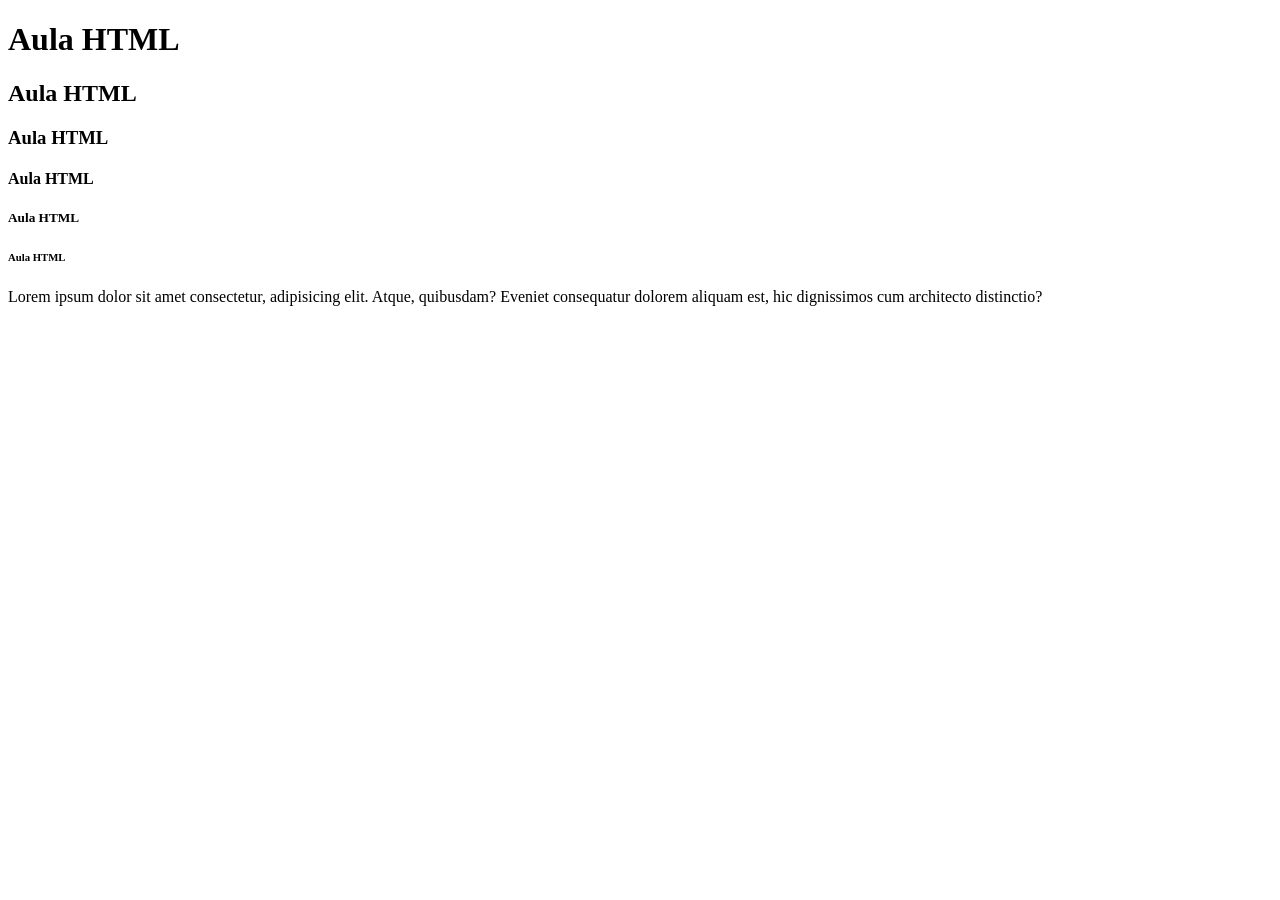
<file: Aula HTML/index.html>
<!DOCTYPE html>
<html lang="pt-BR">
<head>
    <meta charset="UTF-8">
    <meta name="viewport" content="width=device-width, initial-scale=1.0">
    <title>Aula HTML</title>
</head>
<body>
    <!--h1 = Usado para Titulo
        h2 = Usado para Subtitulo.
        h3 = Texto normal
        Obs: Os outros H's não são utilizados normalmente
    -->
    <h1>Aula HTML</h1>
    <h2>Aula HTML</h2>
    <h3>Aula HTML</h3>
    <h4>Aula HTML</h4>
    <h5>Aula HTML</h5>
    <h6>Aula HTML</h6>

    <!--Paragrafo: Auto Explicativo
        Lorem, Lorem20, ... = Usado para criar texto aleatórios, apenas para saber como o texto vai se comportar
    -->
    <p>Lorem ipsum dolor sit amet consectetur, adipisicing elit. Atque, quibusdam? Eveniet consequatur dolorem aliquam est, hic dignissimos cum architecto distinctio?</p>
</body>
</html>
</file>
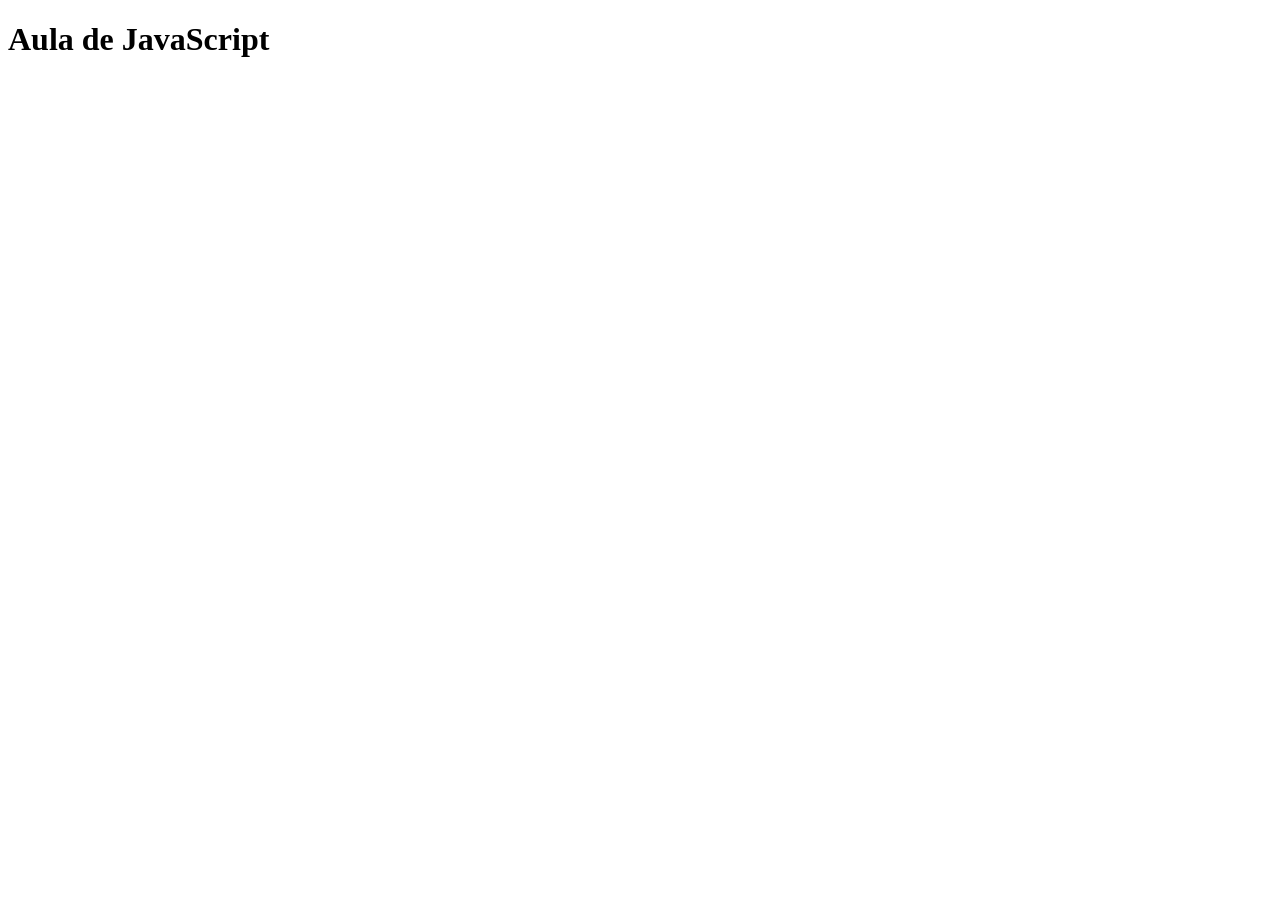
<file: Aula JavaScript/index.html>
<!DOCTYPE html>
<html lang="pt-BR">
<head>
    <meta charset="UTF-8">
    <meta name="viewport" content="width=device-width, initial-scale=1.0">
    <title>Meu Primeiro JS</title>
</head>
<body>
    <h1>Aula de JavaScript</h1>
    <script src="repeticao.js"></script>
    <script>
        console.log("JavaScript rodando no navegador")
    </script>
</body>
</html>
</file>
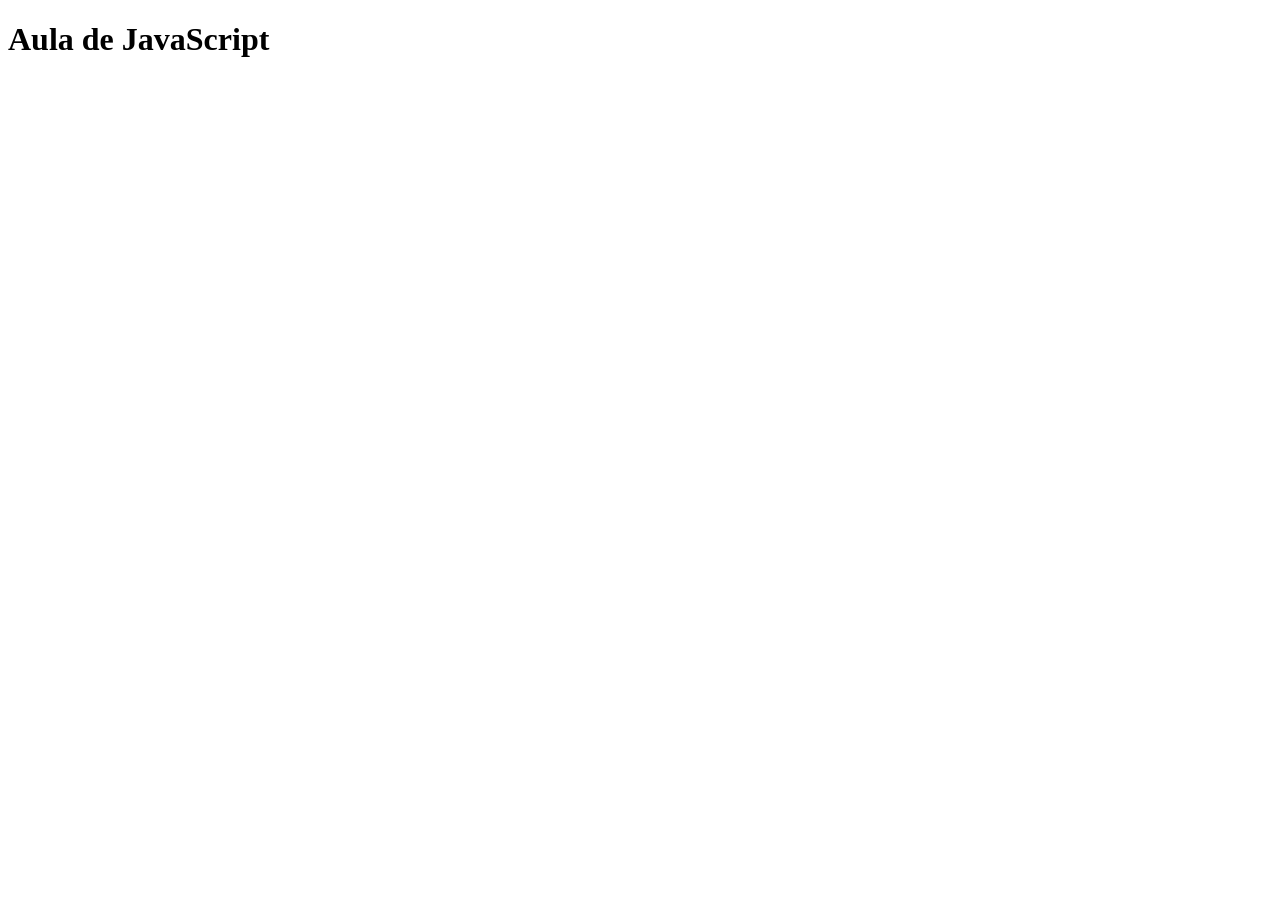
<file: Exercicios Condicionais/index.html>
<!DOCTYPE html>
<html lang="pt-BR">
<head>
    <meta charset="UTF-8">
    <meta name="viewport" content="width=device-width, initial-scale=1.0">
    <title>Exercicios condicionais</title>
</head>
<body>
        <h1>Aula de JavaScript</h1>
    <script src="ExerciciosBasico.js"></script>
    <script>
        console.log("JavaScript rodando no navegador")
    </script>
</body>
</html>
</file>
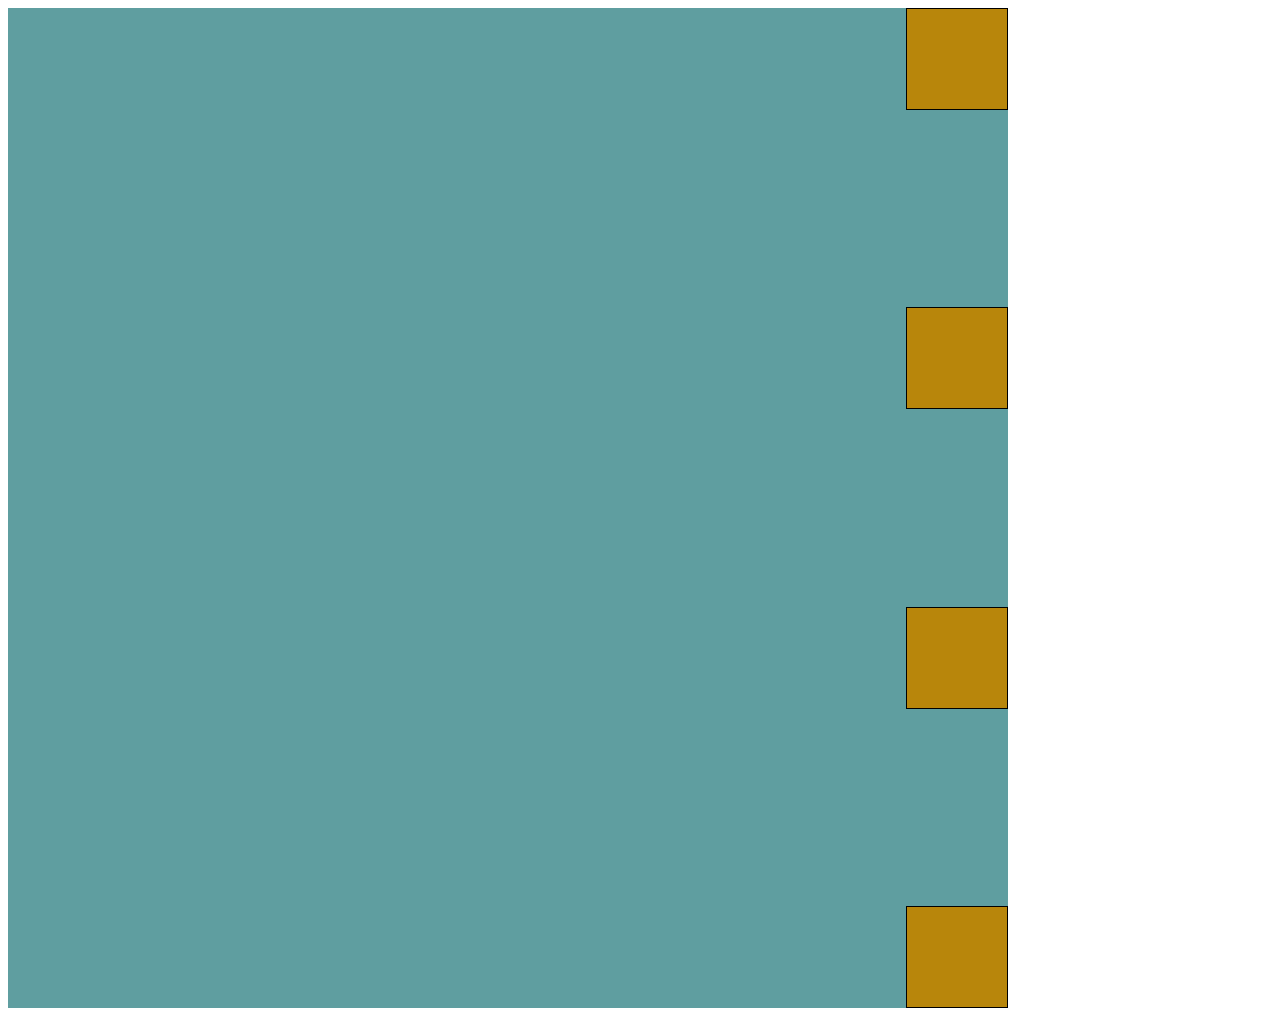
<file: Aula CSS/flex/index.html>
<!DOCTYPE html>
<html lang="pt-BR">
<head>
    <meta charset="UTF-8">
    <meta name="viewport" content="width=device-width, initial-scale=1.0">
    <title>Flexbox</title>
    <link rel="stylesheet" href="style.css">
</head>
<body>
    <div class="container">
        <div class="box"></div>
        <div class="box"></div>
        <div class="box"></div>
        <div class="box"></div>
    </div>
</body>
</html>
</file>
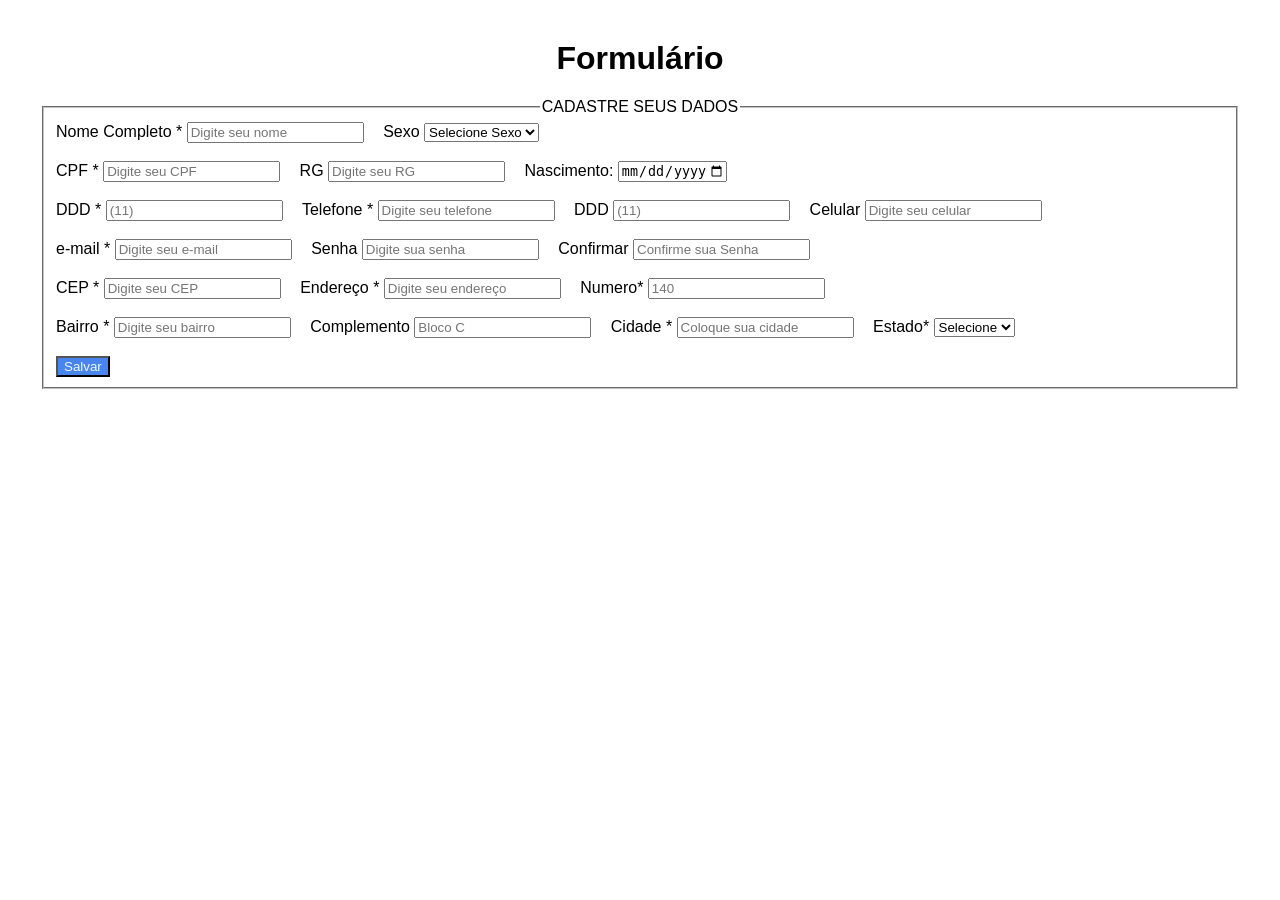
<file: Atividade Formulário/AtividadeFormulario.html>
<!doctype html>
<html lang="pt-BR">
  <head>
    <meta charset="UTF-8" />
    <meta name="viewport" content="width=device-width, initial-scale=1.0" />
    <title>Atividade Formulário</title>
    <style>
      body {
        font-family: Arial, Helvetica, sans-serif;
        margin: 40px;
      }
      h1 {
        text-align: center;
      }
      button {
        background-color: #4885ef;
        color: aliceblue;
      }
      legend {
        text-align: center;
      }
      input {
        margin-right: 15px;
      }
    </style>
  </head>
  <body>
    <h1>Formulário</h1>
    <form action="receber_dados.html" method="POST">
      <fieldset>
        <legend>CADASTRE SEUS DADOS</legend>
        <label for="nome">Nome Completo *</label>
        <input
          type="text"
          placeholder="Digite seu nome"
          name="nome"
          id="nome"
          required
        />

        <label for="sexo">Sexo</label>
        <select name="" id="sexo">
          <option value="">Selecione Sexo</option>
          <option value="masculino">Masculino</option>
          <option value="feminino">Feminino</option>
        </select>
        <br />
        <br />

        <label for="cpf">CPF *</label>
        <input
          type="text"
          placeholder="Digite seu CPF"
          name="cpf"
          id="cpf"
          required
        />

        <label for="rg">RG</label>
        <input type="text" placeholder="Digite seu RG" name="rg" id="rg" />

        <label for="nascimeno">Nascimento:</label>
        <input
          type="date"
          name="nascimeno"
          id="nascimeno"
          min="1900-01-01"
          max="2020-12-31"
        />
        <br />
        <br />

        <label for="ddd_tel">DDD *</label>
        <input
          type="text"
          placeholder="(11)"
          name="ddd_tel"
          id="ddd_tel"
          required
        />

        <label for="telefone">Telefone *</label>
        <input
          type="text"
          placeholder="Digite seu telefone"
          name="telefone"
          id="telefone"
          required
        />

        <label for="ddd_cell">DDD </label>
        <input type="text" placeholder="(11)" name="ddd_cell" id="ddd_cell" />

        <label for="celular">Celular </label>
        <input
          type="text"
          placeholder="Digite seu celular"
          name="celular"
          id="celular"
        />
        <br />
        <br />

        <label for="email">e-mail *</label>
        <input
          type="email"
          id="email"
          placeholder="Digite seu e-mail"
          required
        />

        <label for="senha">Senha</label>
        <input type="text" id="senha" placeholder="Digite sua senha" />

        <label for="confirmar_senha">Confirmar</label>
        <input
          type="text"
          id="confirmar_senha"
          placeholder="Confirme sua Senha"
        />
        <br />
        <br />

        <label for="cep">CEP *</label>
        <input type="text" id="cep" placeholder="Digite seu CEP" required />

        <label for="endereco">Endereço *</label>
        <input
          type="text"
          id="endereco"
          placeholder="Digite seu endereço"
          required
        />

        <label for="numero_resi">Numero*</label>
        <input type="text" id="numero_resi" placeholder="140" required />
        <br />
        <br />

        <label for="bairro">Bairro *</label>
        <input
          type="text"
          id="bairro"
          name="bairro"
          placeholder="Digite seu bairro"
          required
        />

        <label for="complemento">Complemento</label>
        <input
          type="text"
          name="complemento"
          id="complemento"
          placeholder="Bloco C"
        />

        <label for="cidade">Cidade *</label>
        <input
          type="text"
          name="cidade"
          id="cidade"
          placeholder="Coloque sua cidade"
          required
        />

        <label for="estado">Estado*</label>
        <select name="" id="estado">
          <option value="">Selecione</option>
          <option value="SP">SP</option>
          <option value="MG">MG</option>
          <option value="AC">AC</option>
          <option value="DF">DF</option>
        </select>
        <br />
        <br />

        <button type="submit">Salvar</button>
      </fieldset>
    </form>
  </body>
</html>
</file>
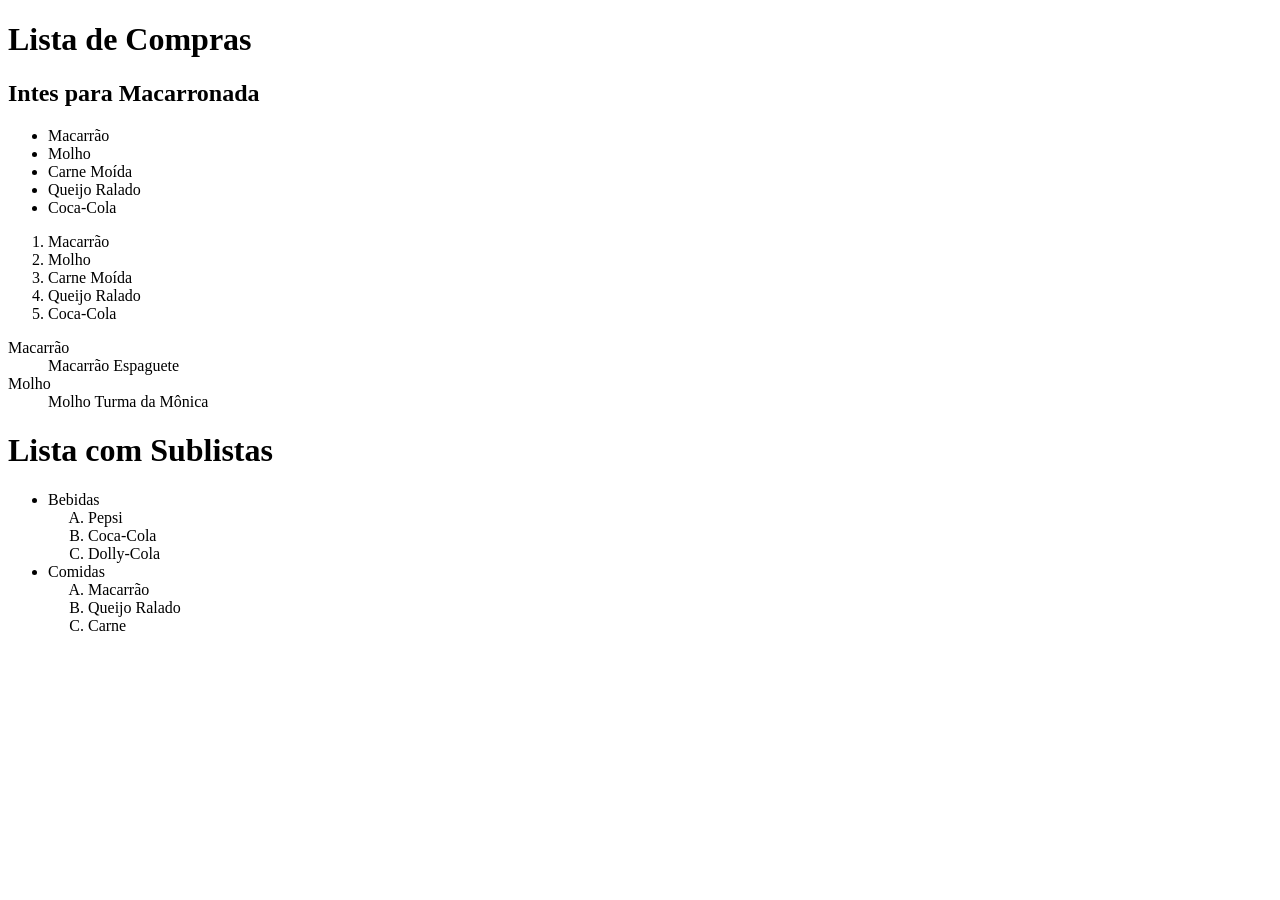
<file: Aula HTML/listas.html>
<!DOCTYPE html>
<html lang="pt-BR"
<head>
    <meta charset="UTF-8">
    <meta name="viewport" content="width=device-width, initial-scale=1.0">
    <title>Aula HTML Listas</title>
</head>
<body>
    <!--
        listas Não Ordenada = Representada pela tag <ul></ul>, feita para criar listas padrões.
    -->
    <h1>Lista de Compras</h1>
    <h2>Intes para Macarronada</h2>
    <ul>
        <li>Macarrão</li>
        <li>Molho</li>
        <li>Carne Moída</li>
        <li>Queijo Ralado</li>
        <li>Coca-Cola</li>
    </ul>
<ul></ul>
    <!--
        Lista Ordenada = Representada pela tag <ol></ol>, usando TYPE para escolher o tipo de lista ordenada.
    -->
    <ol type="1">
        <li>Macarrão</li>
        <li>Molho</li>
        <li>Carne Moída</li>
        <li>Queijo Ralado</li>
        <li>Coca-Cola</li>
    </ol>

    <!--
        Descrição = Auto Explicativo.
        <dt></dt> = Termo a ser definido.
        <dd></dd> = Possibilita fazer a descrição 
    -->
    <dl>
        <dt>Macarrão</dt>
        <dd>Macarrão Espaguete</dd>
        <dt>Molho</dt>
        <dd>Molho Turma da Mônica</dd>
    </dl>

    <!--
        Lista com Sublistas
    -->
    <h1>Lista com Sublistas</h1>
    <ul>
        <li>Bebidas
            <ol type="A">
                <li>Pepsi</li>
                <li>Coca-Cola</li>
                <li>Dolly-Cola</li>
            </ol>
        </li>
        <li>Comidas
            <ol type="A">
                <li>Macarrão</li>
                <li>Queijo Ralado</li>
                <li>Carne</li>
            </ol>
        </li>
    </ul>
</body>
</html>
</file>
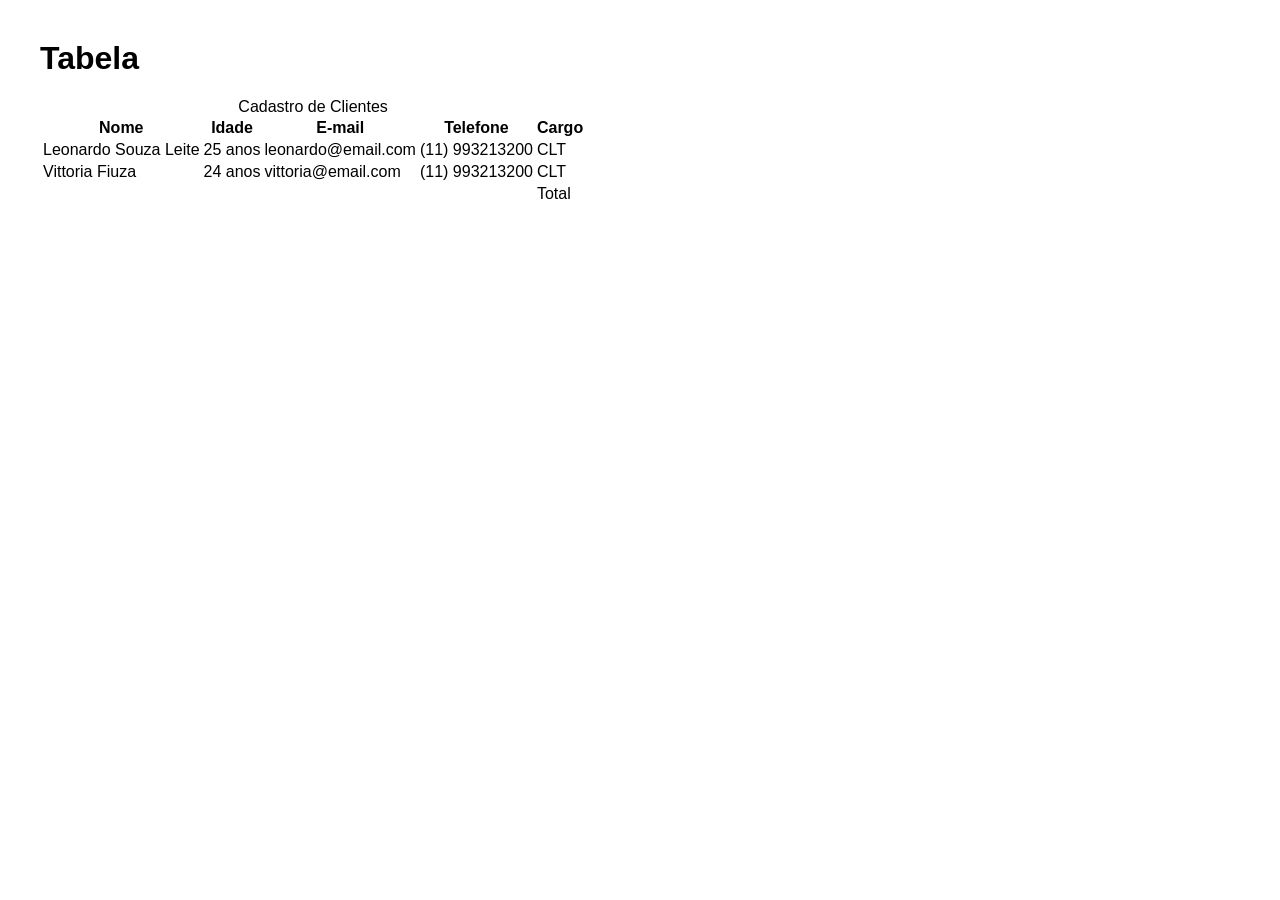
<file: Aula HTML/tabela.html>
<!-- Formação da Tabela!
<table></table> = define a tabela.
<caption></caption> = Legenda
<tr></tr> = Adiciona linha na Tabela
<th></th> = Adiciona uma célula de cabeçalho e o texto fica em negrito
<td></td> = Adiciona uma célular de dado comum alinha a esquerda

A tabela possui uma semântica dela mesma

<thead></thead> = Cabeçalho
<tbody></tbody> = Corpo da Tabela
<tfoot></tfoot> = Rodapé da tabela

<style></style> = Pode ser colocado no Head para fazer alterações rapidas, porem, não é utilizado dessa forma.
-->

<!DOCTYPE html>
<html lang="en">
<head>
    <meta charset="UTF-8">
    <meta name="viewport" content="width=device-width, initial-scale=1.0">
    <title>Document</title>
    <style>
        /*Estilo da tabela*/
        body {
            font-family: Arial, Helvetica, sans-serif;
            margin: 40px;
        }
        
    </style>
</head>
<body>
     <h1>Tabela</h1>
<table>
    <caption>Cadastro de Clientes</caption>
    <thead>
        <tr>
            <th>Nome</th>
            <th>Idade</th>
            <th>E-mail</th>
            <th>Telefone</th>
            <th>Cargo</th>
        </tr>
    </thead>
    <tbody>
        <tr>
            <td>Leonardo Souza Leite</td>
            <td>25 anos</td>
            <td>leonardo@email.com</td>
            <td>(11) 993213200</td>
            <td>CLT</td>
        </tr>
        <tr>
           <td>Vittoria Fiuza</td>
            <td>24 anos</td>
            <td>vittoria@email.com</td>
            <td>(11) 993213200</td>
            <td>CLT</td> 
        </tr>
    </tbody>
    <tfoot>
        <tr>
            <td colspan="4"></td>
            <td>Total</td>
        </tr>
    </tfoot>
</table> 
</body>
</html>
</file>
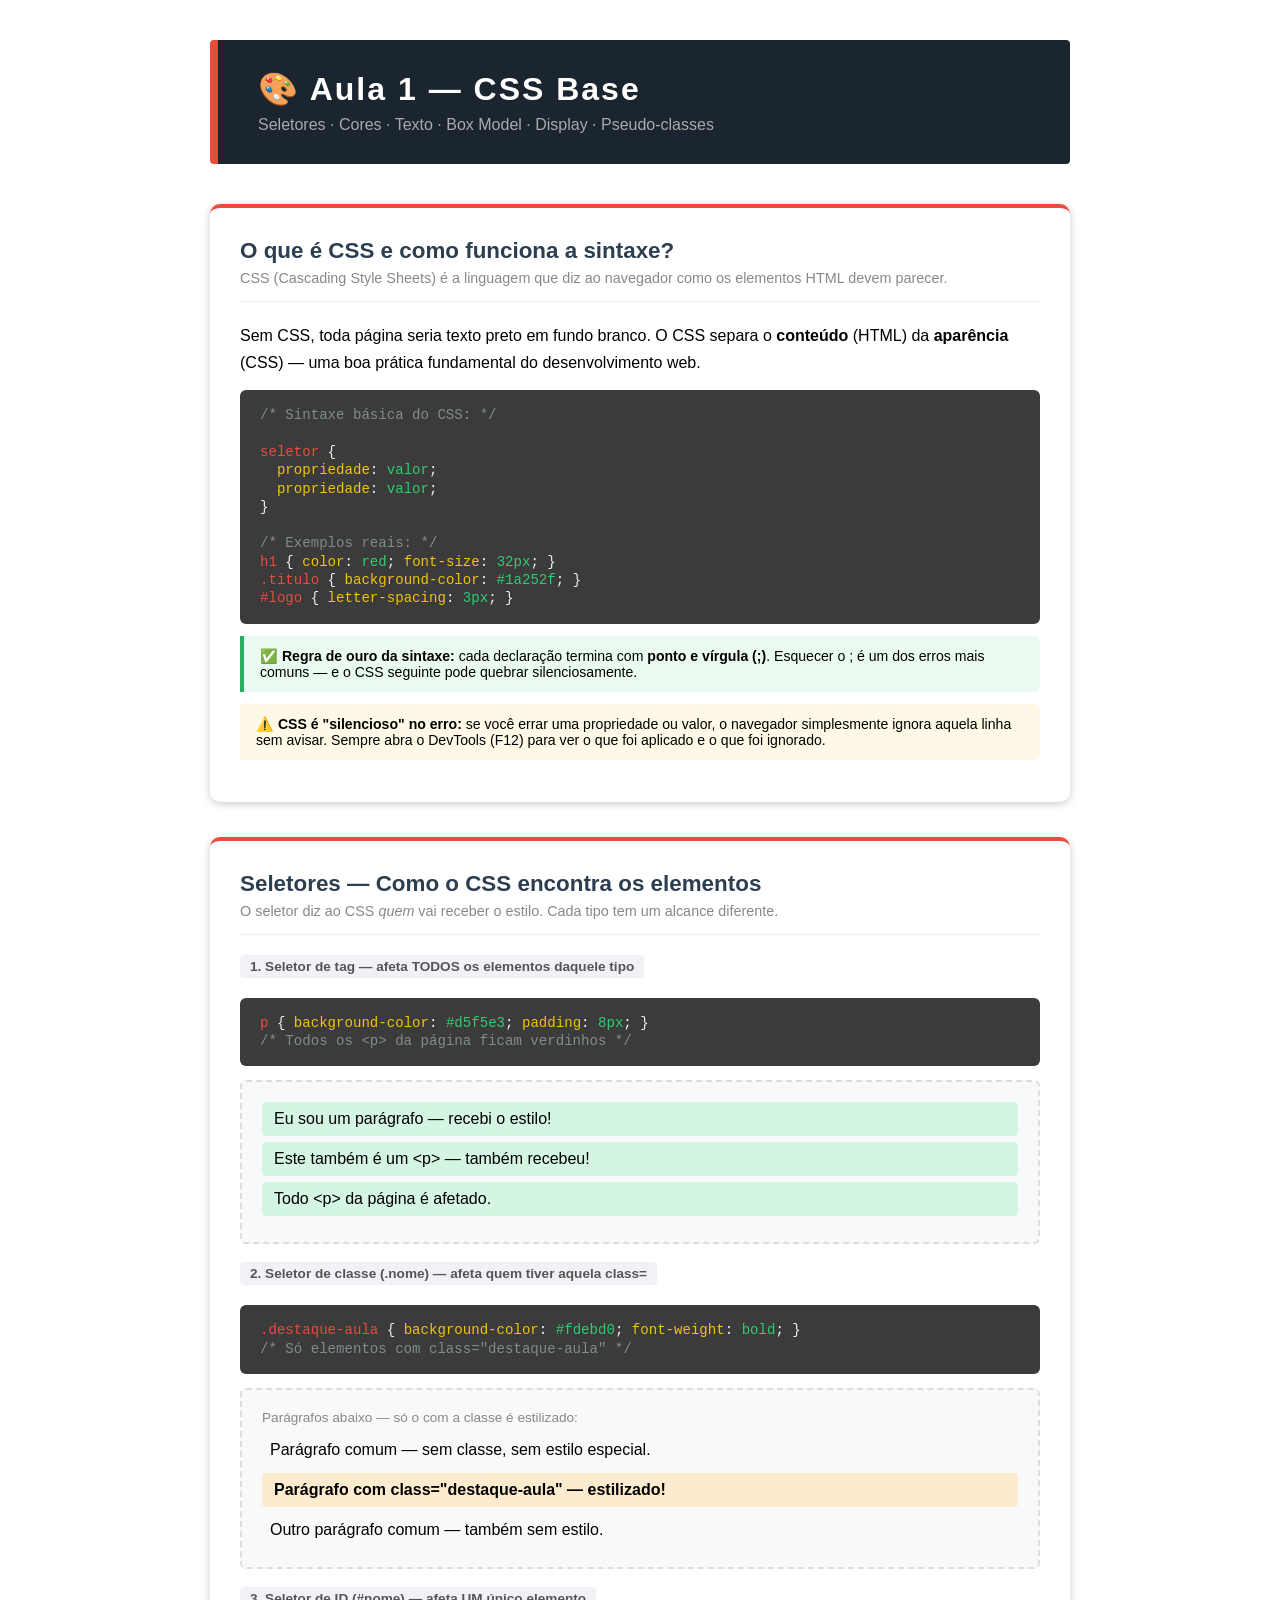
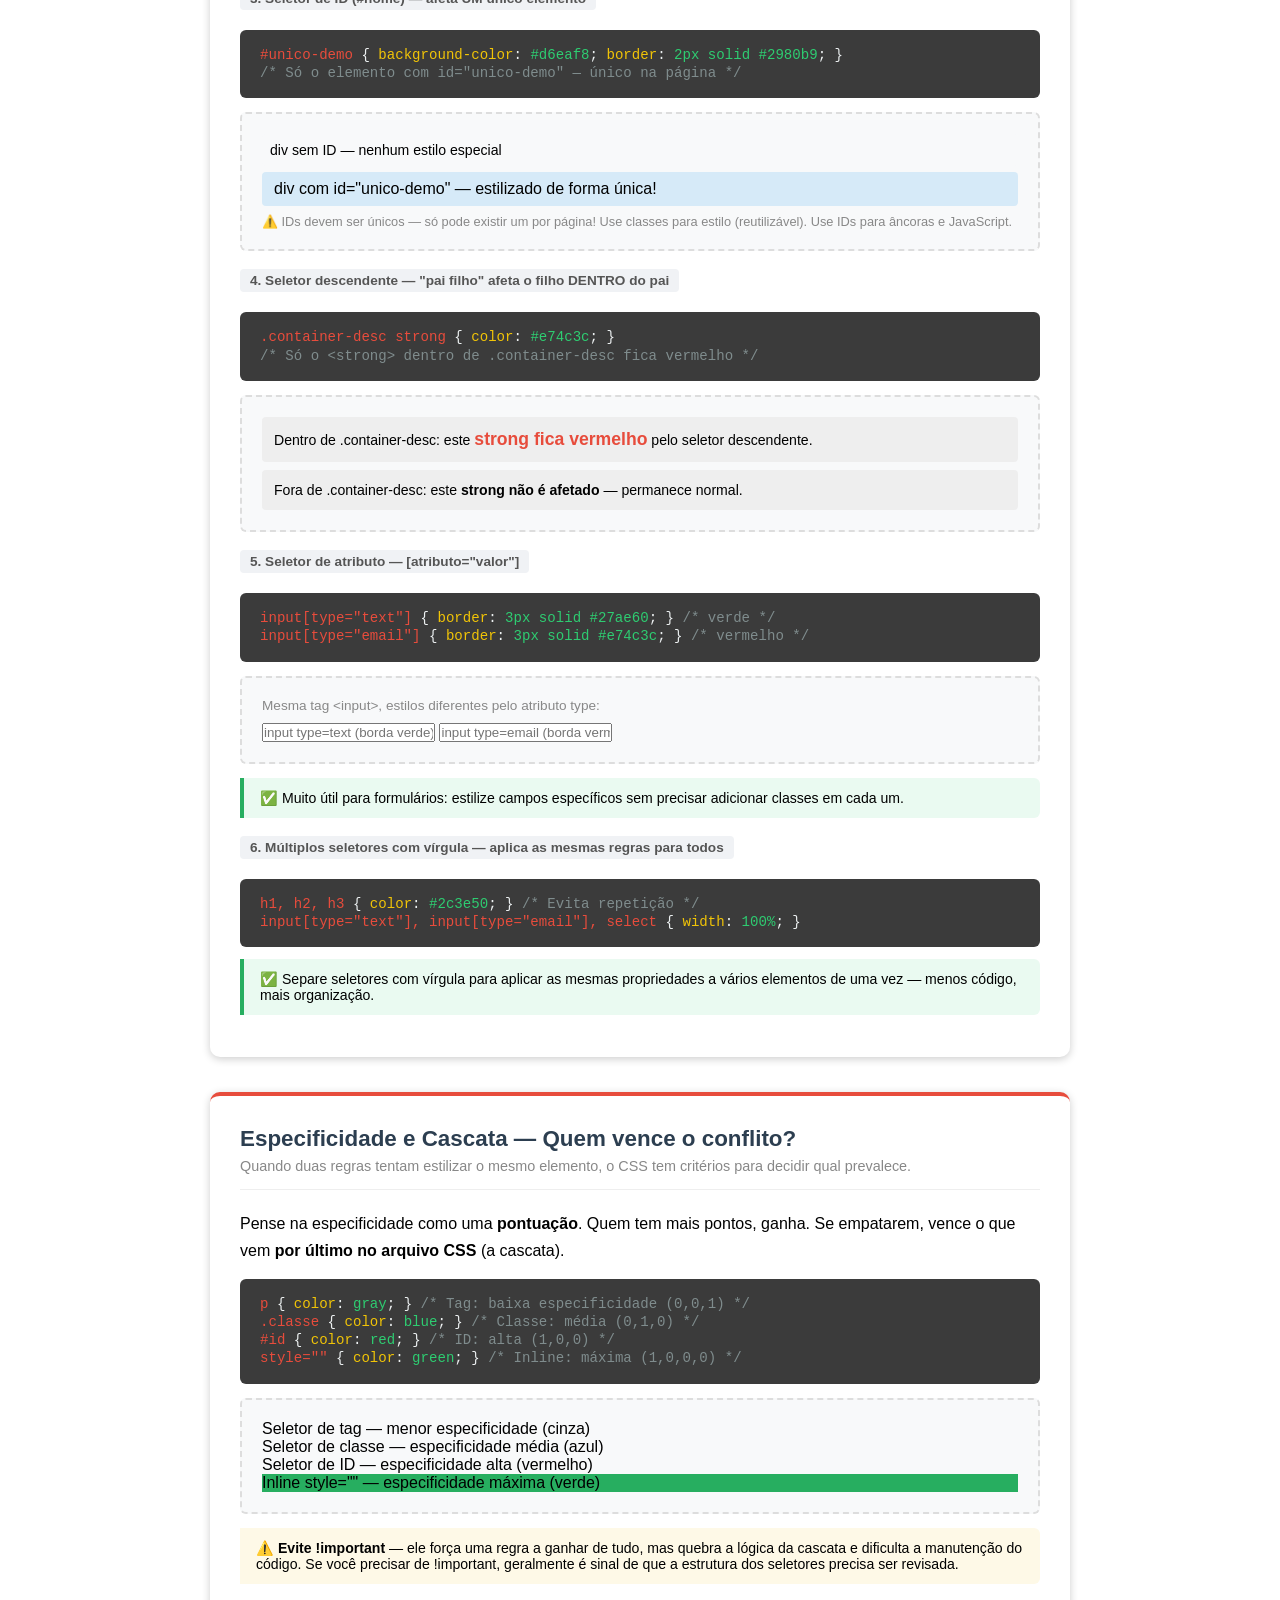
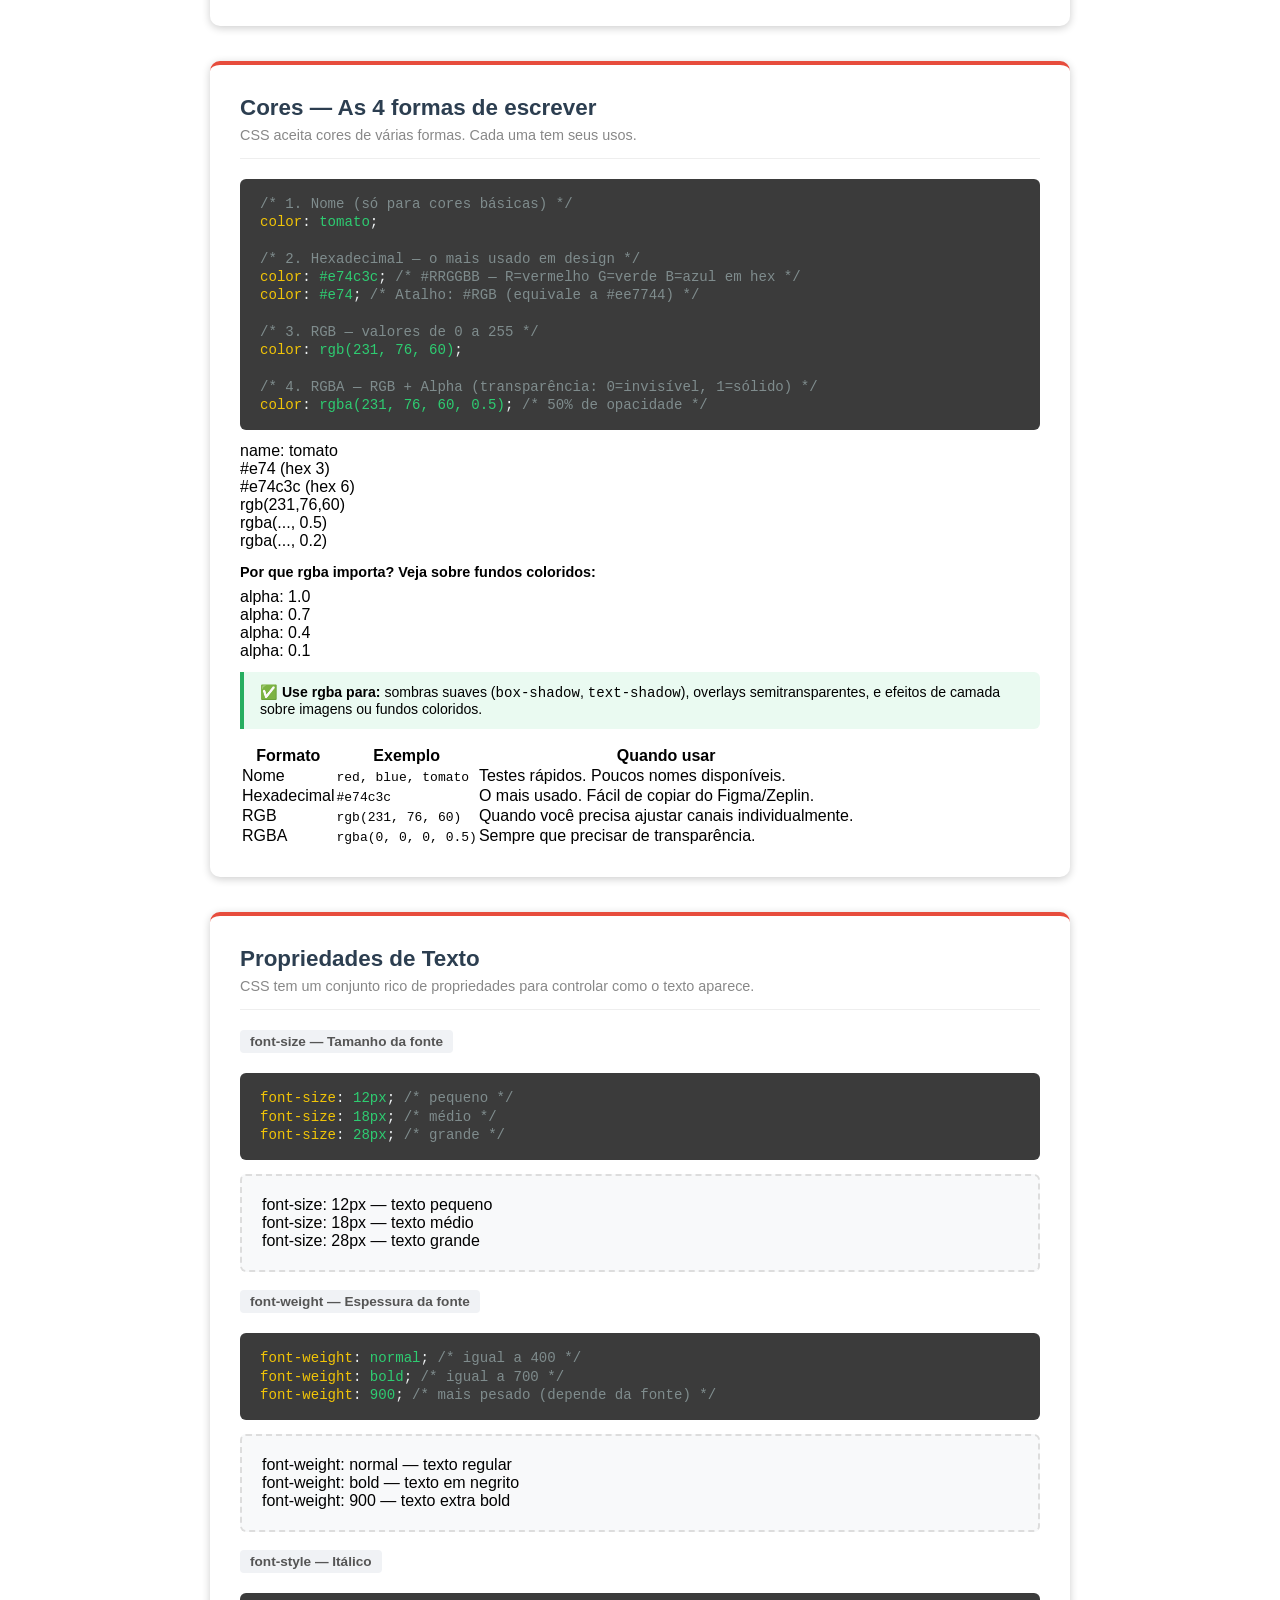
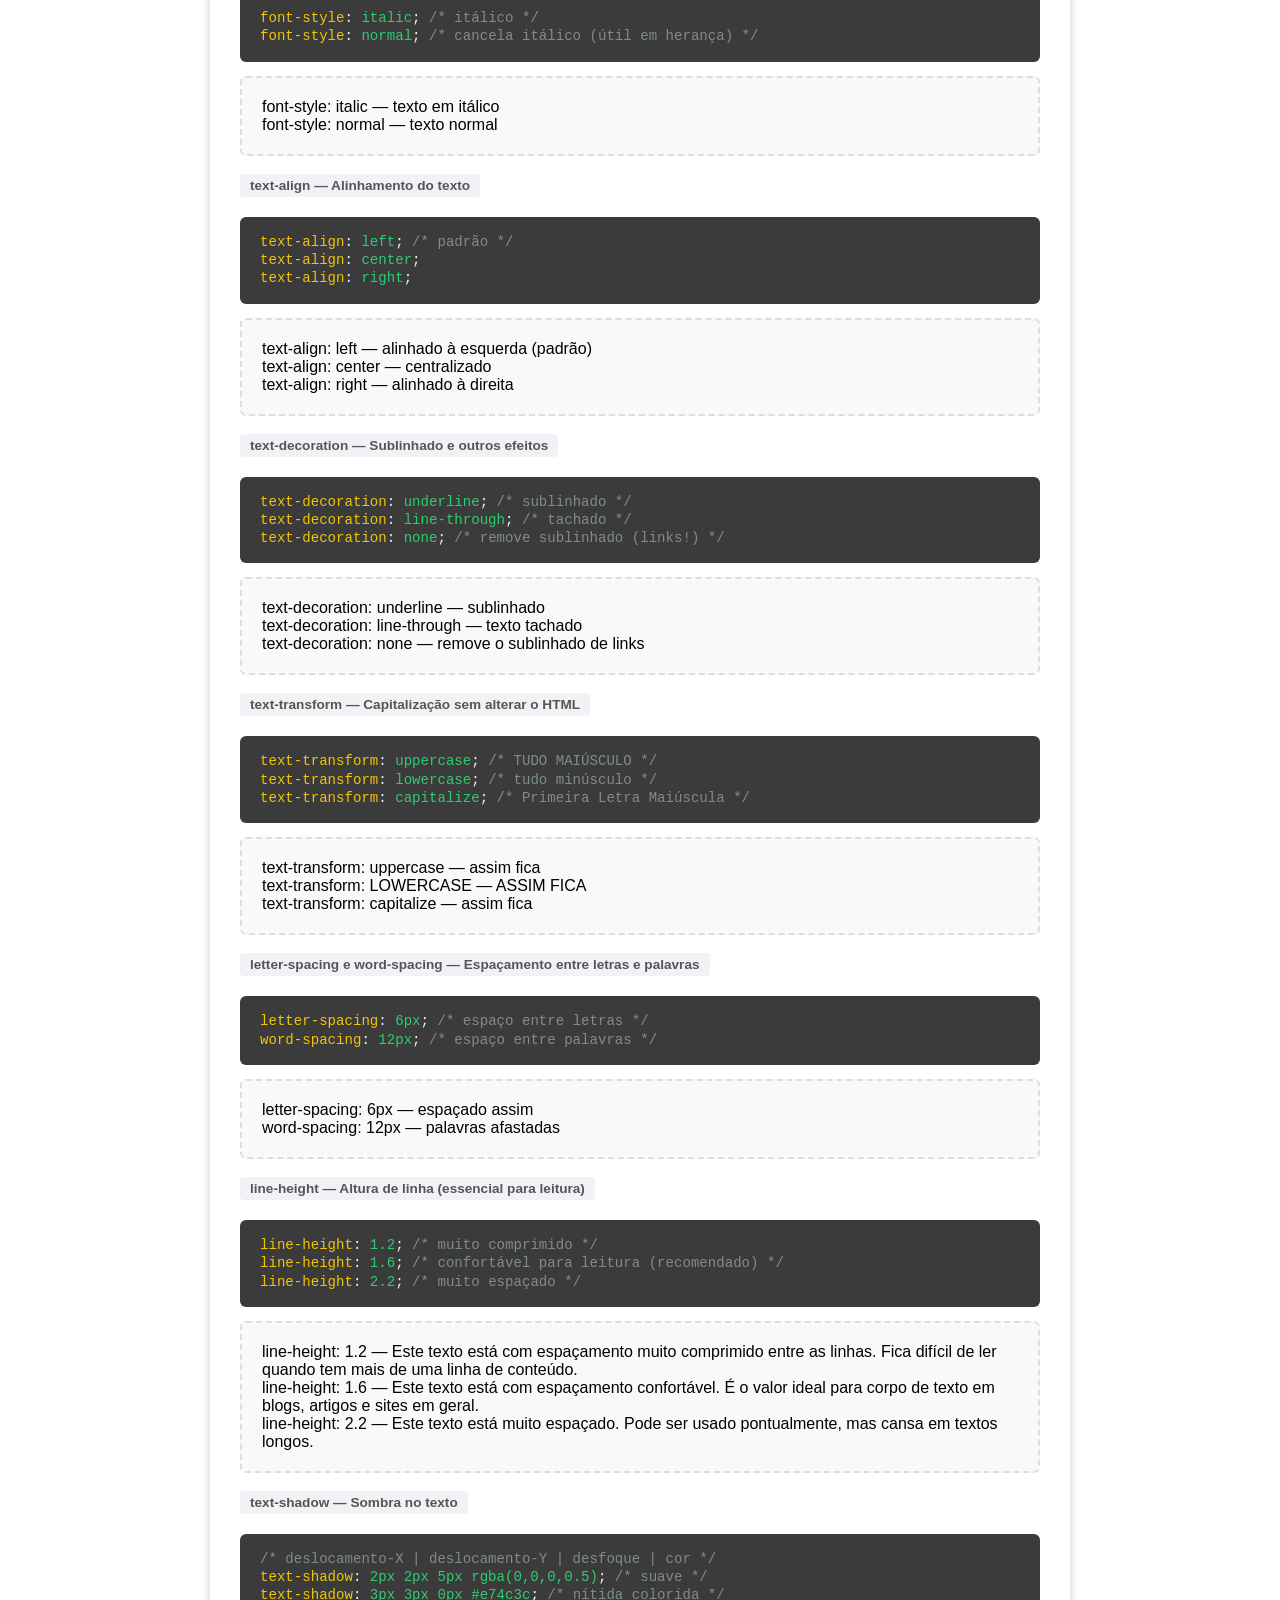
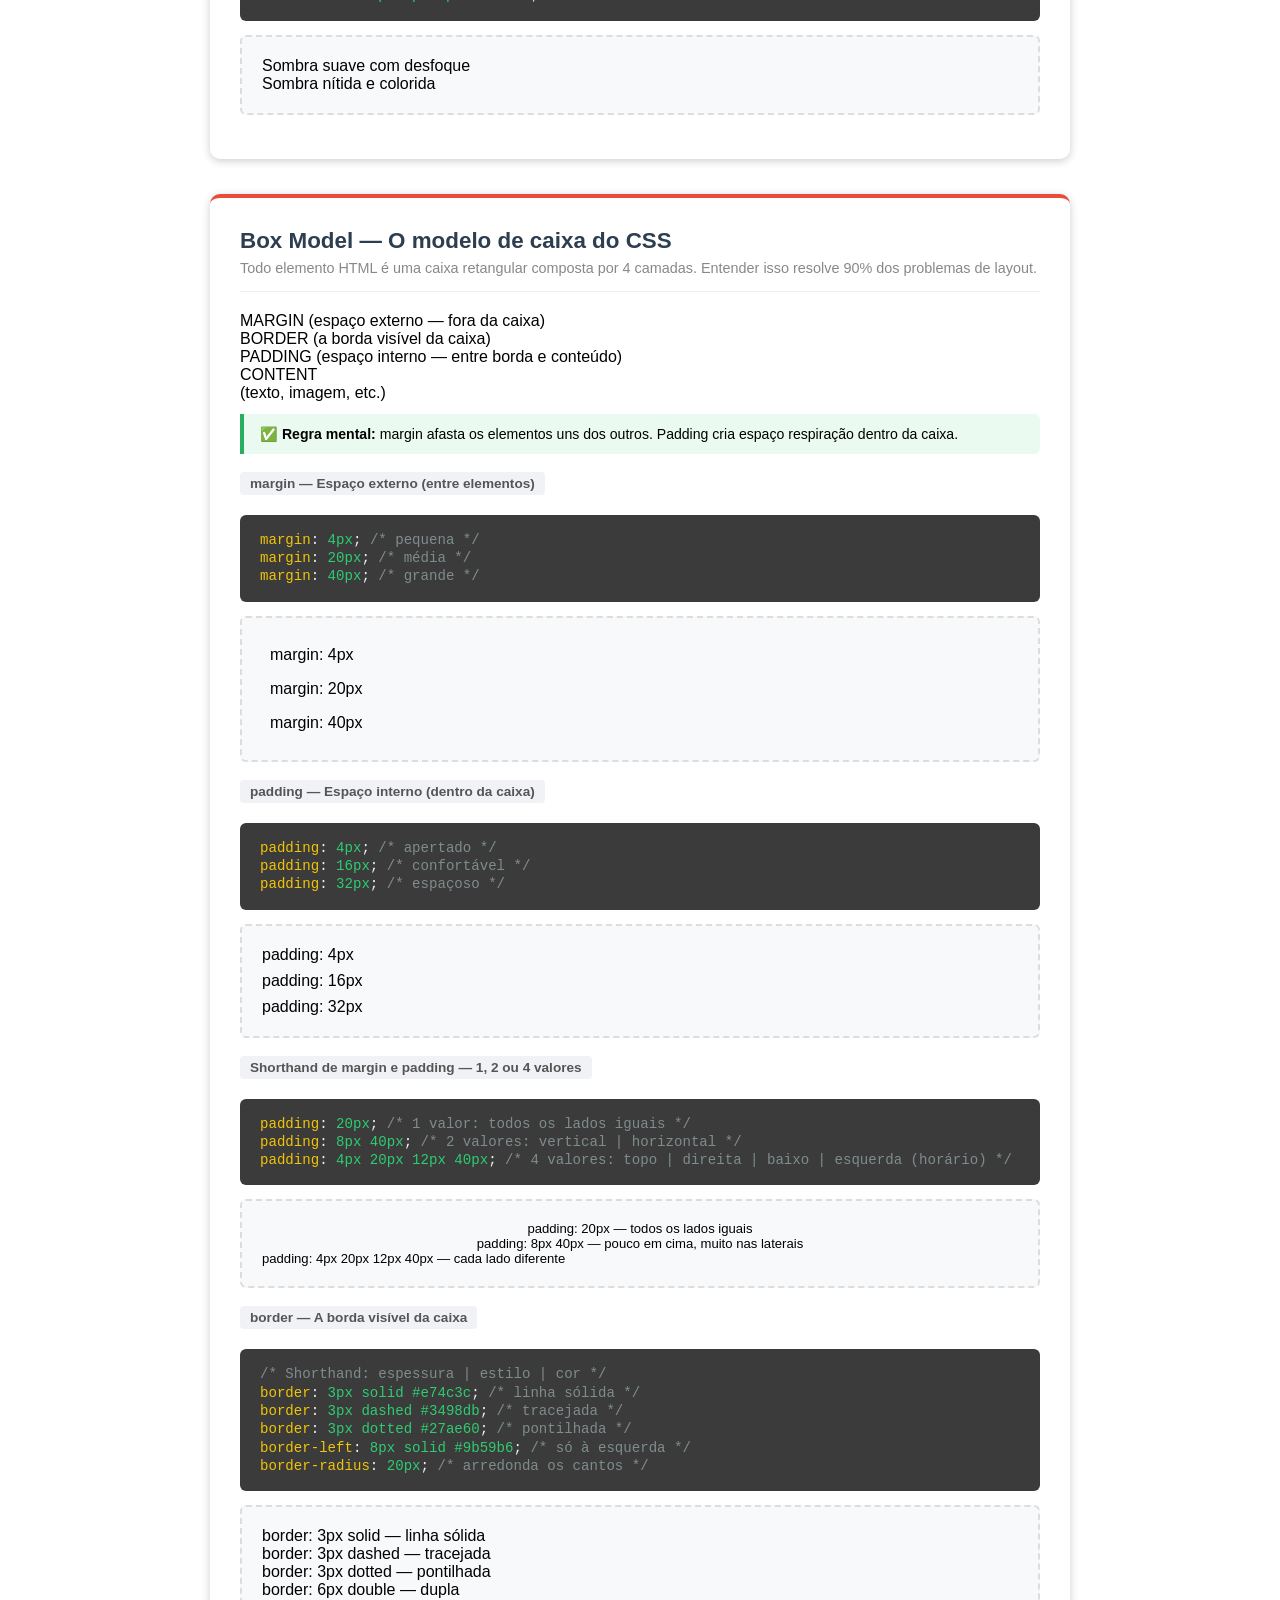
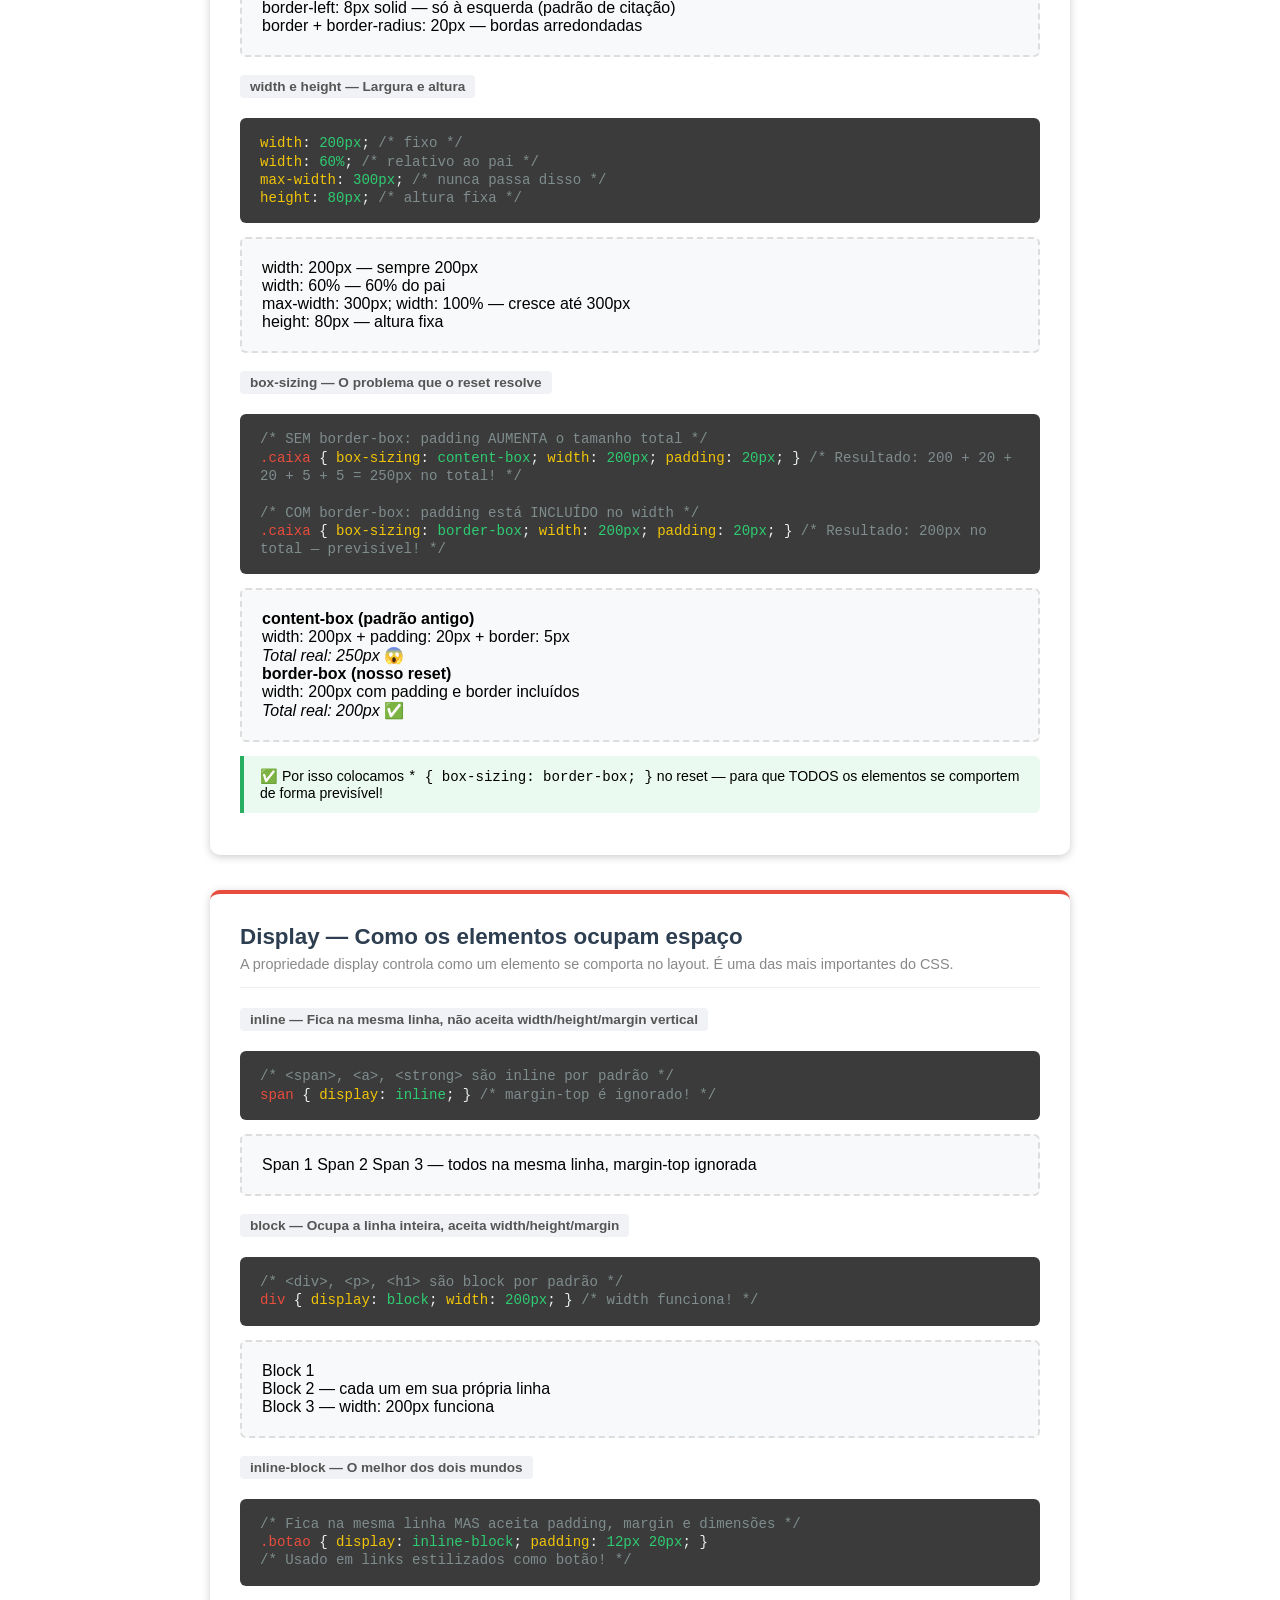
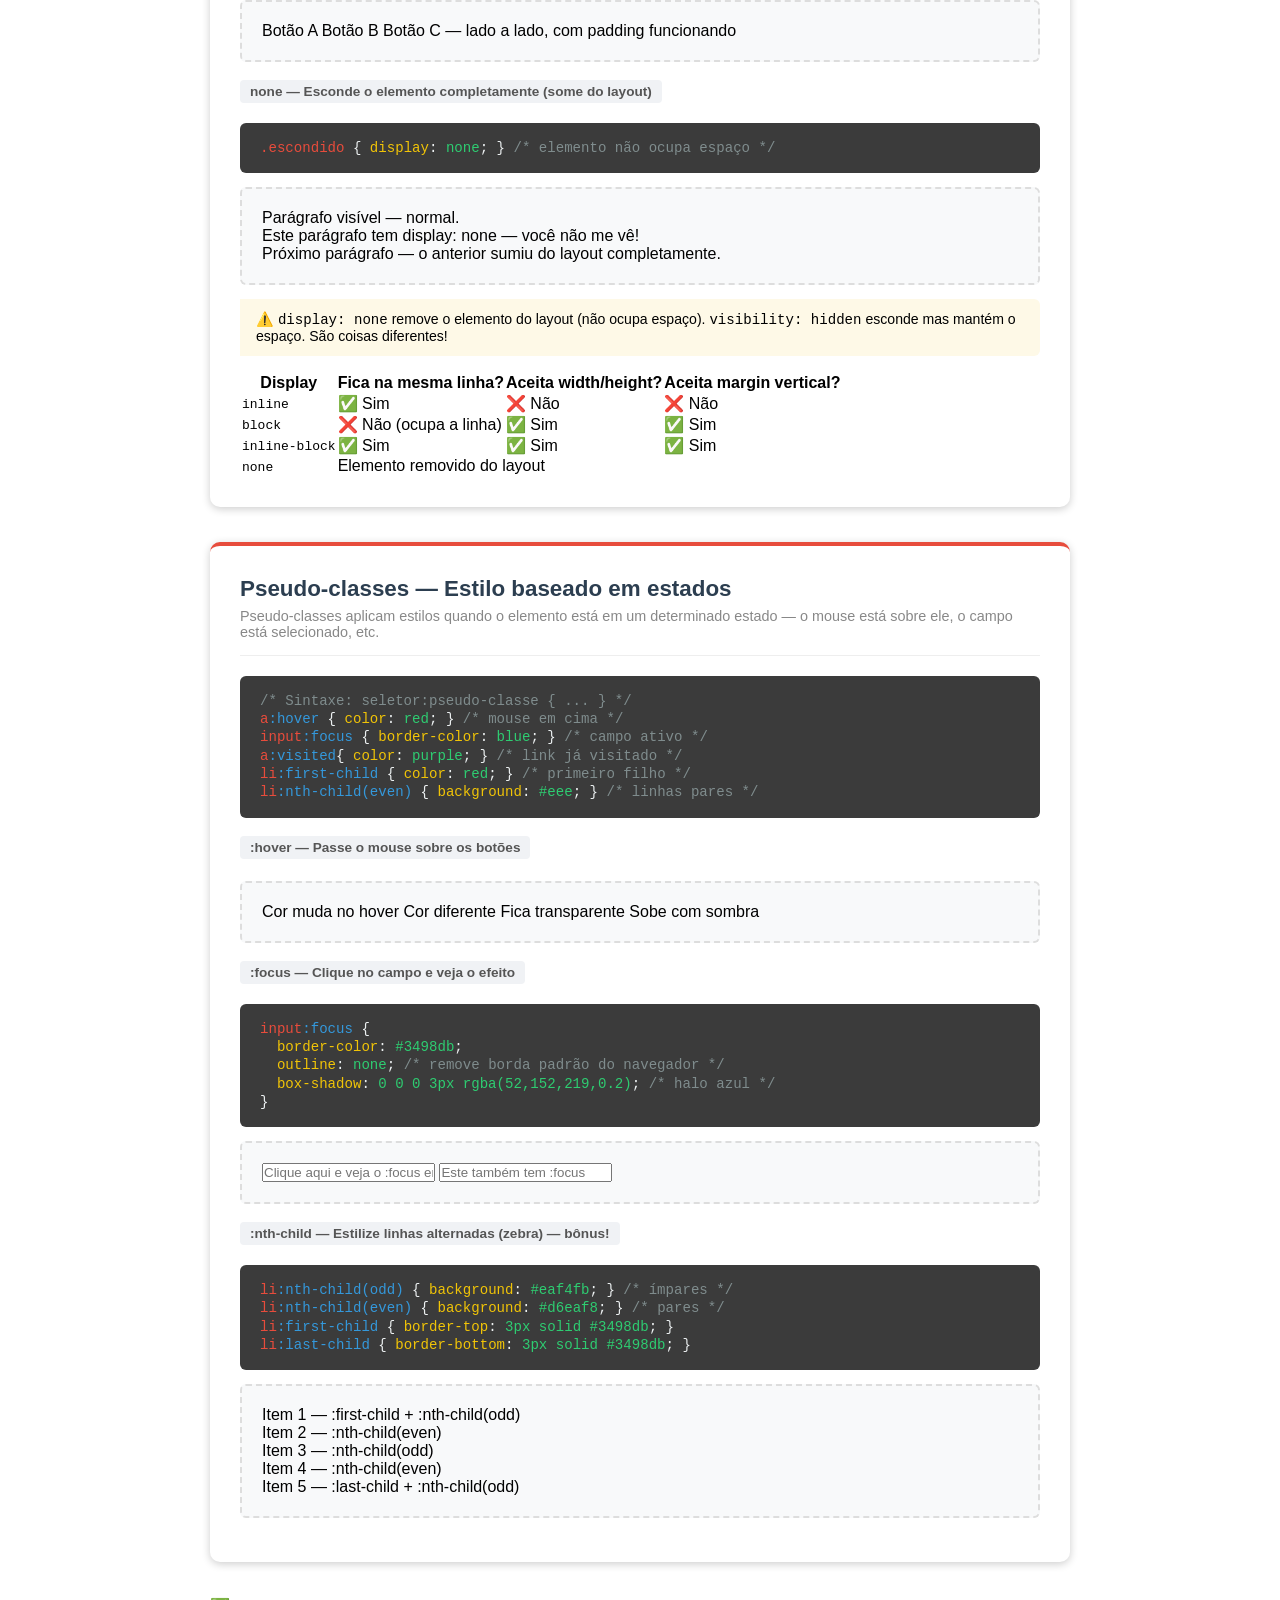
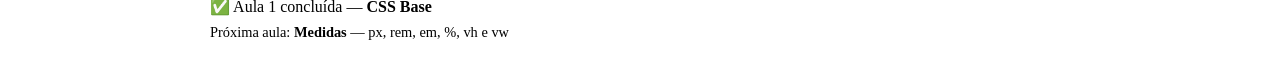
<file: Aula CSS/Aula01/aula01.html>
<!DOCTYPE html>
<html lang="pt-br">
<head>
    <meta charset="UTF-8">
    <title>Aula 1 — CSS Base</title>
    <link rel="stylesheet" href="aula01.css">
    </head>
<body>

<div class="pagina">

    <div class="titulo-aula">
        <h1>🎨 Aula 1 — CSS Base</h1>
        <p>Seletores · Cores · Texto · Box Model · Display · Pseudo-classes</p>
    </div>


    <!-- =====================================================
         CONCEITO 1: O QUE É CSS E SINTAXE
         ===================================================== -->
    <div class="conceito">
        <h2>O que é CSS e como funciona a sintaxe?</h2>
        <p class="subtitulo">
            CSS (Cascading Style Sheets) é a linguagem que diz ao navegador como os elementos HTML devem parecer.
        </p>

        <p style="line-height: 1.7; margin-bottom: 14px;">
            Sem CSS, toda página seria texto preto em fundo branco. O CSS separa o <strong>conteúdo</strong>
            (HTML) da <strong>aparência</strong> (CSS) — uma boa prática fundamental do desenvolvimento web.
        </p>

        <div class="codigo">
            <span class="comment">/* Sintaxe básica do CSS: */</span><br><br>
            <span class="sel">seletor</span> {<br>
            &nbsp;&nbsp;<span class="prop">propriedade</span>: <span class="val">valor</span>;<br>
            &nbsp;&nbsp;<span class="prop">propriedade</span>: <span class="val">valor</span>;<br>
            }<br><br>
            <span class="comment">/* Exemplos reais: */</span><br>
            <span class="sel">h1</span> { <span class="prop">color</span>: <span class="val">red</span>; <span class="prop">font-size</span>: <span class="val">32px</span>; }<br>
            <span class="sel">.titulo</span> { <span class="prop">background-color</span>: <span class="val">#1a252f</span>; }<br>
            <span class="sel">#logo</span> { <span class="prop">letter-spacing</span>: <span class="val">3px</span>; }
        </div>

        <div class="dica">
            ✅ <strong>Regra de ouro da sintaxe:</strong> cada declaração termina com <strong>ponto e vírgula (;)</strong>.
            Esquecer o ; é um dos erros mais comuns — e o CSS seguinte pode quebrar silenciosamente.
        </div>

        <div class="alerta">
            ⚠️ <strong>CSS é "silencioso" no erro:</strong> se você errar uma propriedade ou valor,
            o navegador simplesmente ignora aquela linha sem avisar. Sempre abra o DevTools (F12)
            para ver o que foi aplicado e o que foi ignorado.
        </div>
    </div>


    <!-- =====================================================
         CONCEITO 2: SELETORES
         ===================================================== -->
    <div class="conceito">
        <h2>Seletores — Como o CSS encontra os elementos</h2>
        <p class="subtitulo">
            O seletor diz ao CSS <em>quem</em> vai receber o estilo. Cada tipo tem um alcance diferente.
        </p>

        <!-- TAG -->
        <div class="variacao">
            <h4>1. Seletor de tag — afeta TODOS os elementos daquele tipo</h4>
            <div class="codigo">
                <span class="sel">p</span> { <span class="prop">background-color</span>: <span class="val">#d5f5e3</span>; <span class="prop">padding</span>: <span class="val">8px</span>; }
                <br><span class="comment">/* Todos os &lt;p&gt; da página ficam verdinhos */</span>
            </div>
            <div class="demo demo-seletor-tag">
                <p>Eu sou um parágrafo — recebi o estilo!</p>
                <p>Este também é um &lt;p&gt; — também recebeu!</p>
                <p>Todo &lt;p&gt; da página é afetado.</p>
            </div>
        </div>

        <!-- CLASSE -->
        <div class="variacao">
            <h4>2. Seletor de classe (.nome) — afeta quem tiver aquela class=</h4>
            <div class="codigo">
                <span class="sel">.destaque-aula</span> { <span class="prop">background-color</span>: <span class="val">#fdebd0</span>; <span class="prop">font-weight</span>: <span class="val">bold</span>; }
                <br><span class="comment">/* Só elementos com class="destaque-aula" */</span>
            </div>
            <div class="demo">
                <p style="margin-bottom:8px; font-size:0.85rem; color:#888;">Parágrafos abaixo — só o com a classe é estilizado:</p>
                <p style="padding:8px; margin-bottom:6px;">Parágrafo comum — sem classe, sem estilo especial.</p>
                <p class="destaque-aula">Parágrafo com class="destaque-aula" — estilizado!</p>
                <p style="padding:8px;">Outro parágrafo comum — também sem estilo.</p>
            </div>
        </div>

        <!-- ID -->
        <div class="variacao">
            <h4>3. Seletor de ID (#nome) — afeta UM único elemento</h4>
            <div class="codigo">
                <span class="sel">#unico-demo</span> { <span class="prop">background-color</span>: <span class="val">#d6eaf8</span>; <span class="prop">border</span>: <span class="val">2px solid #2980b9</span>; }
                <br><span class="comment">/* Só o elemento com id="unico-demo" — único na página */</span>
            </div>
            <div class="demo">
                <div style="padding:8px; margin-bottom:6px; background:#f8f9fa; border-radius:4px; font-size:0.88rem;">
                    div sem ID — nenhum estilo especial
                </div>
                <div id="unico-demo">div com id="unico-demo" — estilizado de forma única!</div>
                <p style="margin-top:8px; font-size:0.8rem; color:#888;">
                    ⚠️ IDs devem ser únicos — só pode existir um por página!
                    Use classes para estilo (reutilizável). Use IDs para âncoras e JavaScript.
                </p>
            </div>
        </div>

        <!-- DESCENDENTE -->
        <div class="variacao">
            <h4>4. Seletor descendente — "pai filho" afeta o filho DENTRO do pai</h4>
            <div class="codigo">
                <span class="sel">.container-desc strong</span> { <span class="prop">color</span>: <span class="val">#e74c3c</span>; }<br>
                <span class="comment">/* Só o &lt;strong&gt; dentro de .container-desc fica vermelho */</span>
            </div>
            <div class="demo">
                <div class="container-desc" style="background:#eee; padding:12px; border-radius:4px; margin-bottom:8px; font-size:0.88rem;">
                    <p>Dentro de .container-desc: este <strong>strong fica vermelho</strong> pelo seletor descendente.</p>
                </div>
                <div style="background:#eee; padding:12px; border-radius:4px; font-size:0.88rem;">
                    <p>Fora de .container-desc: este <strong>strong não é afetado</strong> — permanece normal.</p>
                </div>
            </div>
        </div>

        <!-- ATRIBUTO -->
        <div class="variacao">
            <h4>5. Seletor de atributo — [atributo="valor"]</h4>
            <div class="codigo">
                <span class="sel">input[type="text"]</span>  { <span class="prop">border</span>: <span class="val">3px solid #27ae60</span>; } <span class="comment">/* verde */</span><br>
                <span class="sel">input[type="email"]</span> { <span class="prop">border</span>: <span class="val">3px solid #e74c3c</span>; } <span class="comment">/* vermelho */</span>
            </div>
            <div class="demo demo-atributo">
                <p style="margin-bottom:10px; font-size:0.85rem; color:#888;">Mesma tag &lt;input&gt;, estilos diferentes pelo atributo type:</p>
                <input type="text"  placeholder="input type=text (borda verde)">
                <input type="email" placeholder="input type=email (borda vermelha)">
            </div>
            <div class="dica">
                ✅ Muito útil para formulários: estilize campos específicos sem precisar adicionar classes em cada um.
            </div>
        </div>

        <!-- MÚLTIPLOS -->
        <div class="variacao">
            <h4>6. Múltiplos seletores com vírgula — aplica as mesmas regras para todos</h4>
            <div class="codigo">
                <span class="sel">h1, h2, h3</span> { <span class="prop">color</span>: <span class="val">#2c3e50</span>; } <span class="comment">/* Evita repetição */</span><br>
                <span class="sel">input[type="text"], input[type="email"], select</span> { <span class="prop">width</span>: <span class="val">100%</span>; }
            </div>
            <div class="dica">
                ✅ Separe seletores com vírgula para aplicar as mesmas propriedades a vários elementos de uma vez — menos código, mais organização.
            </div>
        </div>
    </div>

    <!-- =====================================================
         CONCEITO 3: ESPECIFICIDADE E CASCATA
         ===================================================== -->
    <div class="conceito">
        <h2>Especificidade e Cascata — Quem vence o conflito?</h2>
        <p class="subtitulo">
            Quando duas regras tentam estilizar o mesmo elemento, o CSS tem critérios para decidir qual prevalece.
        </p>

        <p style="line-height:1.7; margin-bottom:14px;">
            Pense na especificidade como uma <strong>pontuação</strong>. Quem tem mais pontos, ganha.
            Se empatarem, vence o que vem <strong>por último no arquivo CSS</strong> (a cascata).
        </p>

        <div class="codigo">
            <span class="sel">p</span>             { <span class="prop">color</span>: <span class="val">gray</span>;  }  <span class="comment">/* Tag:    baixa especificidade (0,0,1) */</span><br>
            <span class="sel">.classe</span>       { <span class="prop">color</span>: <span class="val">blue</span>;  }  <span class="comment">/* Classe: média  (0,1,0) */</span><br>
            <span class="sel">#id</span>           { <span class="prop">color</span>: <span class="val">red</span>;   }  <span class="comment">/* ID:     alta   (1,0,0) */</span><br>
            <span class="sel">style=""</span>       { <span class="prop">color</span>: <span class="val">green</span>; }  <span class="comment">/* Inline: máxima (1,0,0,0) */</span>
        </div>

        <div class="demo">
            <div class="caixa-spec spec-tag">Seletor de tag — menor especificidade (cinza)</div>
            <div class="caixa-spec spec-classe">Seletor de classe — especificidade média (azul)</div>
            <div class="caixa-spec spec-id">Seletor de ID — especificidade alta (vermelho)</div>
            <div class="caixa-spec spec-inline" style="background-color:#27ae60;">Inline style="" — especificidade máxima (verde)</div>
        </div>

        <div class="alerta">
            ⚠️ <strong>Evite !important</strong> — ele força uma regra a ganhar de tudo, mas quebra
            a lógica da cascata e dificulta a manutenção do código. Se você precisar de !important,
            geralmente é sinal de que a estrutura dos seletores precisa ser revisada.
        </div>
    </div>


    <!-- =====================================================
         CONCEITO 4: CORES
         ===================================================== -->
    <div class="conceito">
        <h2>Cores — As 4 formas de escrever</h2>
        <p class="subtitulo">
            CSS aceita cores de várias formas. Cada uma tem seus usos.
        </p>

        <div class="codigo">
            <span class="comment">/* 1. Nome (só para cores básicas) */</span><br>
            <span class="prop">color</span>: <span class="val">tomato</span>;<br><br>
            <span class="comment">/* 2. Hexadecimal — o mais usado em design */</span><br>
            <span class="prop">color</span>: <span class="val">#e74c3c</span>;  <span class="comment">/* #RRGGBB — R=vermelho G=verde B=azul em hex */</span><br>
            <span class="prop">color</span>: <span class="val">#e74</span>;     <span class="comment">/* Atalho: #RGB (equivale a #ee7744) */</span><br><br>
            <span class="comment">/* 3. RGB — valores de 0 a 255 */</span><br>
            <span class="prop">color</span>: <span class="val">rgb(231, 76, 60)</span>;<br><br>
            <span class="comment">/* 4. RGBA — RGB + Alpha (transparência: 0=invisível, 1=sólido) */</span><br>
            <span class="prop">color</span>: <span class="val">rgba(231, 76, 60, 0.5)</span>; <span class="comment">/* 50% de opacidade */</span>
        </div>

        <div class="grade-cores">
            <div class="amostra-cor cor-nome"><span>name: tomato</span></div>
            <div class="amostra-cor cor-hex3"><span>#e74 (hex 3)</span></div>
            <div class="amostra-cor cor-hex6"><span>#e74c3c (hex 6)</span></div>
            <div class="amostra-cor cor-rgb"><span>rgb(231,76,60)</span></div>
            <div class="amostra-cor cor-rgba50"><span>rgba(..., 0.5)</span></div>
            <div class="amostra-cor cor-rgba20"><span>rgba(..., 0.2)</span></div>
        </div>

        <p style="margin: 14px 0 8px; font-weight: bold; font-size: 0.9rem;">Por que rgba importa? Veja sobre fundos coloridos:</p>
        <div class="fundo-rgba">
            <div class="camada-rgba r1">alpha: 1.0</div>
            <div class="camada-rgba r2">alpha: 0.7</div>
            <div class="camada-rgba r3">alpha: 0.4</div>
            <div class="camada-rgba r4">alpha: 0.1</div>
        </div>

        <div class="dica">
            ✅ <strong>Use rgba para:</strong> sombras suaves (<code>box-shadow</code>, <code>text-shadow</code>),
            overlays semitransparentes, e efeitos de camada sobre imagens ou fundos coloridos.
        </div>

        <table class="tabela-aula" style="margin-top:16px;">
            <thead>
                <tr><th>Formato</th><th>Exemplo</th><th>Quando usar</th></tr>
            </thead>
            <tbody>
                <tr><td>Nome</td><td><code>red, blue, tomato</code></td><td>Testes rápidos. Poucos nomes disponíveis.</td></tr>
                <tr><td>Hexadecimal</td><td><code>#e74c3c</code></td><td>O mais usado. Fácil de copiar do Figma/Zeplin.</td></tr>
                <tr><td>RGB</td><td><code>rgb(231, 76, 60)</code></td><td>Quando você precisa ajustar canais individualmente.</td></tr>
                <tr><td>RGBA</td><td><code>rgba(0, 0, 0, 0.5)</code></td><td>Sempre que precisar de transparência.</td></tr>
            </tbody>
        </table>
    </div>


    <!-- =====================================================
         CONCEITO 5: PROPRIEDADES DE TEXTO
         ===================================================== -->
    <div class="conceito">
        <h2>Propriedades de Texto</h2>
        <p class="subtitulo">
            CSS tem um conjunto rico de propriedades para controlar como o texto aparece.
        </p>

        <!-- font-size -->
        <div class="variacao">
            <h4>font-size — Tamanho da fonte</h4>
            <div class="codigo">
                <span class="prop">font-size</span>: <span class="val">12px</span>;  <span class="comment">/* pequeno */</span><br>
                <span class="prop">font-size</span>: <span class="val">18px</span>;  <span class="comment">/* médio */</span><br>
                <span class="prop">font-size</span>: <span class="val">28px</span>;  <span class="comment">/* grande */</span>
            </div>
            <div class="demo demo-texto">
                <p class="t-size-sm">font-size: 12px — texto pequeno</p>
                <p class="t-size-md">font-size: 18px — texto médio</p>
                <p class="t-size-lg">font-size: 28px — texto grande</p>
            </div>
        </div>

        <!-- font-weight -->
        <div class="variacao">
            <h4>font-weight — Espessura da fonte</h4>
            <div class="codigo">
                <span class="prop">font-weight</span>: <span class="val">normal</span>;  <span class="comment">/* igual a 400 */</span><br>
                <span class="prop">font-weight</span>: <span class="val">bold</span>;    <span class="comment">/* igual a 700 */</span><br>
                <span class="prop">font-weight</span>: <span class="val">900</span>;     <span class="comment">/* mais pesado (depende da fonte) */</span>
            </div>
            <div class="demo demo-texto">
                <p class="t-weight-n">font-weight: normal — texto regular</p>
                <p class="t-weight-b">font-weight: bold — texto em negrito</p>
                <p class="t-weight-900">font-weight: 900 — texto extra bold</p>
            </div>
        </div>

        <!-- font-style -->
        <div class="variacao">
            <h4>font-style — Itálico</h4>
            <div class="codigo">
                <span class="prop">font-style</span>: <span class="val">italic</span>;  <span class="comment">/* itálico */</span><br>
                <span class="prop">font-style</span>: <span class="val">normal</span>;   <span class="comment">/* cancela itálico (útil em herança) */</span>
            </div>
            <div class="demo demo-texto">
                <p class="t-style-i">font-style: italic — texto em itálico</p>
                <p class="t-style-n">font-style: normal — texto normal</p>
            </div>
        </div>

        <!-- text-align -->
        <div class="variacao">
            <h4>text-align — Alinhamento do texto</h4>
            <div class="codigo">
                <span class="prop">text-align</span>: <span class="val">left</span>;    <span class="comment">/* padrão */</span><br>
                <span class="prop">text-align</span>: <span class="val">center</span>;<br>
                <span class="prop">text-align</span>: <span class="val">right</span>;
            </div>
            <div class="demo demo-texto">
                <p class="t-align-l">text-align: left — alinhado à esquerda (padrão)</p>
                <p class="t-align-c">text-align: center — centralizado</p>
                <p class="t-align-r">text-align: right — alinhado à direita</p>
            </div>
        </div>

        <!-- text-decoration -->
        <div class="variacao">
            <h4>text-decoration — Sublinhado e outros efeitos</h4>
            <div class="codigo">
                <span class="prop">text-decoration</span>: <span class="val">underline</span>;     <span class="comment">/* sublinhado */</span><br>
                <span class="prop">text-decoration</span>: <span class="val">line-through</span>;  <span class="comment">/* tachado */</span><br>
                <span class="prop">text-decoration</span>: <span class="val">none</span>;          <span class="comment">/* remove sublinhado (links!) */</span>
            </div>
            <div class="demo demo-texto">
                <p class="t-decor-u">text-decoration: underline — sublinhado</p>
                <p class="t-decor-lt">text-decoration: line-through — texto tachado</p>
                <p class="t-decor-n">text-decoration: none — remove o sublinhado de links</p>
            </div>
        </div>

        <!-- text-transform -->
        <div class="variacao">
            <h4>text-transform — Capitalização sem alterar o HTML</h4>
            <div class="codigo">
                <span class="prop">text-transform</span>: <span class="val">uppercase</span>;   <span class="comment">/* TUDO MAIÚSCULO */</span><br>
                <span class="prop">text-transform</span>: <span class="val">lowercase</span>;   <span class="comment">/* tudo minúsculo */</span><br>
                <span class="prop">text-transform</span>: <span class="val">capitalize</span>;  <span class="comment">/* Primeira Letra Maiúscula */</span>
            </div>
            <div class="demo demo-texto">
                <p class="t-transform-u">text-transform: uppercase — assim fica</p>
                <p class="t-transform-l">text-transform: LOWERCASE — ASSIM FICA</p>
                <p class="t-transform-c">text-transform: capitalize — assim fica</p>
            </div>
        </div>

        <!-- letter e word spacing -->
        <div class="variacao">
            <h4>letter-spacing e word-spacing — Espaçamento entre letras e palavras</h4>
            <div class="codigo">
                <span class="prop">letter-spacing</span>: <span class="val">6px</span>;   <span class="comment">/* espaço entre letras */</span><br>
                <span class="prop">word-spacing</span>: <span class="val">12px</span>;    <span class="comment">/* espaço entre palavras */</span>
            </div>
            <div class="demo demo-texto">
                <p class="t-spacing-l">letter-spacing: 6px — espaçado assim</p>
                <p class="t-spacing-w">word-spacing: 12px — palavras afastadas</p>
            </div>
        </div>

        <!-- line-height -->
        <div class="variacao">
            <h4>line-height — Altura de linha (essencial para leitura)</h4>
            <div class="codigo">
                <span class="prop">line-height</span>: <span class="val">1.2</span>;  <span class="comment">/* muito comprimido */</span><br>
                <span class="prop">line-height</span>: <span class="val">1.6</span>;  <span class="comment">/* confortável para leitura (recomendado) */</span><br>
                <span class="prop">line-height</span>: <span class="val">2.2</span>;  <span class="comment">/* muito espaçado */</span>
            </div>
            <div class="demo">
                <p class="t-lh-tight">line-height: 1.2 — Este texto está com espaçamento muito comprimido entre as linhas. Fica difícil de ler quando tem mais de uma linha de conteúdo.</p>
                <p class="t-lh-normal">line-height: 1.6 — Este texto está com espaçamento confortável. É o valor ideal para corpo de texto em blogs, artigos e sites em geral.</p>
                <p class="t-lh-loose">line-height: 2.2 — Este texto está muito espaçado. Pode ser usado pontualmente, mas cansa em textos longos.</p>
            </div>
        </div>

        <!-- text-shadow -->
        <div class="variacao">
            <h4>text-shadow — Sombra no texto</h4>
            <div class="codigo">
                <span class="comment">/* deslocamento-X | deslocamento-Y | desfoque | cor */</span><br>
                <span class="prop">text-shadow</span>: <span class="val">2px 2px 5px rgba(0,0,0,0.5)</span>;  <span class="comment">/* suave */</span><br>
                <span class="prop">text-shadow</span>: <span class="val">3px 3px 0px #e74c3c</span>;          <span class="comment">/* nítida colorida */</span>
            </div>
            <div class="demo demo-texto">
                <p class="t-shadow">Sombra suave com desfoque</p>
                <p class="t-shadow-col">Sombra nítida e colorida</p>
            </div>
        </div>
    </div>


    <!-- =====================================================
         CONCEITO 6: BOX MODEL
         ===================================================== -->
    <div class="conceito">
        <h2>Box Model — O modelo de caixa do CSS</h2>
        <p class="subtitulo">
            Todo elemento HTML é uma caixa retangular composta por 4 camadas.
            Entender isso resolve 90% dos problemas de layout.
        </p>

        <!-- Diagrama -->
        <div class="box-model-diagrama">
            MARGIN (espaço externo — fora da caixa)
            <div class="borda-layer">
                BORDER (a borda visível da caixa)
                <div class="padding-layer">
                    PADDING (espaço interno — entre borda e conteúdo)
                    <div class="content-layer">
                        CONTENT<br>
                        (texto, imagem, etc.)
                    </div>
                </div>
            </div>
        </div>

        <div class="dica">
            ✅ <strong>Regra mental:</strong> margin afasta os elementos uns dos outros.
            Padding cria espaço respiração dentro da caixa.
        </div>

        <!-- MARGIN -->
        <div class="variacao">
            <h4>margin — Espaço externo (entre elementos)</h4>
            <div class="codigo">
                <span class="prop">margin</span>: <span class="val">4px</span>;   <span class="comment">/* pequena */</span><br>
                <span class="prop">margin</span>: <span class="val">20px</span>;  <span class="comment">/* média */</span><br>
                <span class="prop">margin</span>: <span class="val">40px</span>;  <span class="comment">/* grande */</span>
            </div>
            <div class="demo demo-margin">
                <div class="caixa-base margin-pequena" style="padding:8px;">margin: 4px</div>
                <div class="caixa-base margin-media" style="padding:8px;">margin: 20px</div>
                <div class="caixa-base margin-grande" style="padding:8px;">margin: 40px</div>
            </div>
        </div>

        <!-- PADDING -->
        <div class="variacao">
            <h4>padding — Espaço interno (dentro da caixa)</h4>
            <div class="codigo">
                <span class="prop">padding</span>: <span class="val">4px</span>;   <span class="comment">/* apertado */</span><br>
                <span class="prop">padding</span>: <span class="val">16px</span>;  <span class="comment">/* confortável */</span><br>
                <span class="prop">padding</span>: <span class="val">32px</span>;  <span class="comment">/* espaçoso */</span>
            </div>
            <div class="demo">
                <div class="caixa-base padding-pequeno" style="margin-bottom:8px;">padding: 4px</div>
                <div class="caixa-base padding-medio" style="margin-bottom:8px;">padding: 16px</div>
                <div class="caixa-base padding-grande">padding: 32px</div>
            </div>
        </div>

        <!-- SHORTHAND -->
        <div class="variacao">
            <h4>Shorthand de margin e padding — 1, 2 ou 4 valores</h4>
            <div class="codigo">
                <span class="prop">padding</span>: <span class="val">20px</span>;           <span class="comment">/* 1 valor: todos os lados iguais */</span><br>
                <span class="prop">padding</span>: <span class="val">8px 40px</span>;       <span class="comment">/* 2 valores: vertical | horizontal */</span><br>
                <span class="prop">padding</span>: <span class="val">4px 20px 12px 40px</span>; <span class="comment">/* 4 valores: topo | direita | baixo | esquerda (horário) */</span>
            </div>
            <div class="demo demo-shorthand">
                <div class="sh-1v" style="text-align:center; font-size:0.82rem;">padding: 20px — todos os lados iguais</div>
                <div class="sh-2v" style="text-align:center; font-size:0.82rem;">padding: 8px 40px — pouco em cima, muito nas laterais</div>
                <div class="sh-4v" style="font-size:0.82rem;">padding: 4px 20px 12px 40px — cada lado diferente</div>
            </div>
        </div>

        <!-- BORDER -->
        <div class="variacao">
            <h4>border — A borda visível da caixa</h4>
            <div class="codigo">
                <span class="comment">/* Shorthand: espessura | estilo | cor */</span><br>
                <span class="prop">border</span>: <span class="val">3px solid #e74c3c</span>;   <span class="comment">/* linha sólida */</span><br>
                <span class="prop">border</span>: <span class="val">3px dashed #3498db</span>;  <span class="comment">/* tracejada */</span><br>
                <span class="prop">border</span>: <span class="val">3px dotted #27ae60</span>;  <span class="comment">/* pontilhada */</span><br>
                <span class="prop">border-left</span>: <span class="val">8px solid #9b59b6</span>; <span class="comment">/* só à esquerda */</span><br>
                <span class="prop">border-radius</span>: <span class="val">20px</span>;            <span class="comment">/* arredonda os cantos */</span>
            </div>
            <div class="demo demo-border">
                <div class="b-solid">border: 3px solid — linha sólida</div>
                <div class="b-dashed">border: 3px dashed — tracejada</div>
                <div class="b-dotted">border: 3px dotted — pontilhada</div>
                <div class="b-double">border: 6px double — dupla</div>
                <div class="b-left">border-left: 8px solid — só à esquerda (padrão de citação)</div>
                <div class="b-radius">border + border-radius: 20px — bordas arredondadas</div>
            </div>
        </div>

        <!-- WIDTH E HEIGHT -->
        <div class="variacao">
            <h4>width e height — Largura e altura</h4>
            <div class="codigo">
                <span class="prop">width</span>: <span class="val">200px</span>;     <span class="comment">/* fixo */</span><br>
                <span class="prop">width</span>: <span class="val">60%</span>;       <span class="comment">/* relativo ao pai */</span><br>
                <span class="prop">max-width</span>: <span class="val">300px</span>;  <span class="comment">/* nunca passa disso */</span><br>
                <span class="prop">height</span>: <span class="val">80px</span>;      <span class="comment">/* altura fixa */</span>
            </div>
            <div class="demo demo-wh">
                <div class="w-fixo">width: 200px — sempre 200px</div>
                <div class="w-porcent">width: 60% — 60% do pai</div>
                <div class="w-max">max-width: 300px; width: 100% — cresce até 300px</div>
                <div class="h-fixo" style="width:100%;">height: 80px — altura fixa</div>
            </div>
        </div>

        <!-- BOX SIZING -->
        <div class="variacao">
            <h4>box-sizing — O problema que o reset resolve</h4>
            <div class="codigo">
                <span class="comment">/* SEM border-box: padding AUMENTA o tamanho total */</span><br>
                <span class="sel">.caixa</span> { <span class="prop">box-sizing</span>: <span class="val">content-box</span>; <span class="prop">width</span>: <span class="val">200px</span>; <span class="prop">padding</span>: <span class="val">20px</span>; }
                <span class="comment">/* Resultado: 200 + 20 + 20 + 5 + 5 = 250px no total! */</span><br><br>
                <span class="comment">/* COM border-box: padding está INCLUÍDO no width */</span><br>
                <span class="sel">.caixa</span> { <span class="prop">box-sizing</span>: <span class="val">border-box</span>; <span class="prop">width</span>: <span class="val">200px</span>; <span class="prop">padding</span>: <span class="val">20px</span>; }
                <span class="comment">/* Resultado: 200px no total — previsível! */</span>
            </div>
            <div class="demo">
                <div class="demo-boxsizing">
                    <div class="sem-border-box">
                        <strong>content-box (padrão antigo)</strong><br>
                        width: 200px + padding: 20px + border: 5px<br>
                        <em>Total real: 250px</em> 😱
                    </div>
                    <div class="com-border-box">
                        <strong>border-box (nosso reset)</strong><br>
                        width: 200px com padding e border incluídos<br>
                        <em>Total real: 200px</em> ✅
                    </div>
                </div>
            </div>
            <div class="dica">
                ✅ Por isso colocamos <code>* { box-sizing: border-box; }</code> no reset —
                para que TODOS os elementos se comportem de forma previsível!
            </div>
        </div>
    </div>


    <!-- =====================================================
         CONCEITO 7: DISPLAY
         ===================================================== -->
    <div class="conceito">
        <h2>Display — Como os elementos ocupam espaço</h2>
        <p class="subtitulo">
            A propriedade display controla como um elemento se comporta no layout.
            É uma das mais importantes do CSS.
        </p>

        <div class="variacao">
            <h4>inline — Fica na mesma linha, não aceita width/height/margin vertical</h4>
            <div class="codigo">
                <span class="comment">/* &lt;span&gt;, &lt;a&gt;, &lt;strong&gt; são inline por padrão */</span><br>
                <span class="sel">span</span> { <span class="prop">display</span>: <span class="val">inline</span>; } <span class="comment">/* margin-top é ignorado! */</span>
            </div>
            <div class="demo demo-display-inline">
                <span>Span 1</span>
                <span>Span 2</span>
                <span>Span 3 — todos na mesma linha, margin-top ignorada</span>
            </div>
        </div>

        <div class="variacao">
            <h4>block — Ocupa a linha inteira, aceita width/height/margin</h4>
            <div class="codigo">
                <span class="comment">/* &lt;div&gt;, &lt;p&gt;, &lt;h1&gt; são block por padrão */</span><br>
                <span class="sel">div</span> { <span class="prop">display</span>: <span class="val">block</span>; <span class="prop">width</span>: <span class="val">200px</span>; } <span class="comment">/* width funciona! */</span>
            </div>
            <div class="demo demo-display-block">
                <div>Block 1</div>
                <div>Block 2 — cada um em sua própria linha</div>
                <div>Block 3 — width: 200px funciona</div>
            </div>
        </div>

        <div class="variacao">
            <h4>inline-block — O melhor dos dois mundos</h4>
            <div class="codigo">
                <span class="comment">/* Fica na mesma linha MAS aceita padding, margin e dimensões */</span><br>
                <span class="sel">.botao</span> { <span class="prop">display</span>: <span class="val">inline-block</span>; <span class="prop">padding</span>: <span class="val">12px 20px</span>; }
                <br><span class="comment">/* Usado em links estilizados como botão! */</span>
            </div>
            <div class="demo demo-display-inlineblock">
                <span>Botão A</span>
                <span>Botão B</span>
                <span>Botão C — lado a lado, com padding funcionando</span>
            </div>
        </div>

        <div class="variacao">
            <h4>none — Esconde o elemento completamente (some do layout)</h4>
            <div class="codigo">
                <span class="sel">.escondido</span> { <span class="prop">display</span>: <span class="val">none</span>; } <span class="comment">/* elemento não ocupa espaço */</span>
            </div>
            <div class="demo demo-display-none">
                <p>Parágrafo visível — normal.</p>
                <p class="escondido">Este parágrafo tem display: none — você não me vê!</p>
                <p>Próximo parágrafo — o anterior sumiu do layout completamente.</p>
            </div>
            <div class="alerta">
                ⚠️ <code>display: none</code> remove o elemento do layout (não ocupa espaço).
                <code>visibility: hidden</code> esconde mas mantém o espaço. São coisas diferentes!
            </div>
        </div>

        <table class="tabela-aula" style="margin-top:16px;">
            <thead><tr><th>Display</th><th>Fica na mesma linha?</th><th>Aceita width/height?</th><th>Aceita margin vertical?</th></tr></thead>
            <tbody>
                <tr><td><code>inline</code></td><td>✅ Sim</td><td>❌ Não</td><td>❌ Não</td></tr>
                <tr><td><code>block</code></td><td>❌ Não (ocupa a linha)</td><td>✅ Sim</td><td>✅ Sim</td></tr>
                <tr><td><code>inline-block</code></td><td>✅ Sim</td><td>✅ Sim</td><td>✅ Sim</td></tr>
                <tr><td><code>none</code></td><td colspan="3">Elemento removido do layout</td></tr>
            </tbody>
        </table>
    </div>


    <!-- =====================================================
         CONCEITO 8: PSEUDO-CLASSES
         ===================================================== -->
    <div class="conceito">
        <h2>Pseudo-classes — Estilo baseado em estados</h2>
        <p class="subtitulo">
            Pseudo-classes aplicam estilos quando o elemento está em um determinado estado —
            o mouse está sobre ele, o campo está selecionado, etc.
        </p>

        <div class="codigo">
            <span class="comment">/* Sintaxe: seletor:pseudo-classe { ... } */</span><br>
            <span class="sel">a</span><span class="sel-b">:hover</span>  { <span class="prop">color</span>: <span class="val">red</span>; }         <span class="comment">/* mouse em cima */</span><br>
            <span class="sel">input</span><span class="sel-b">:focus</span> { <span class="prop">border-color</span>: <span class="val">blue</span>; }  <span class="comment">/* campo ativo */</span><br>
            <span class="sel">a</span><span class="sel-b">:visited</span>{ <span class="prop">color</span>: <span class="val">purple</span>; }      <span class="comment">/* link já visitado */</span><br>
            <span class="sel">li</span><span class="sel-b">:first-child</span> { <span class="prop">color</span>: <span class="val">red</span>; }  <span class="comment">/* primeiro filho */</span><br>
            <span class="sel">li</span><span class="sel-b">:nth-child(even)</span> { <span class="prop">background</span>: <span class="val">#eee</span>; } <span class="comment">/* linhas pares */</span>
        </div>

        <!-- :hover -->
        <div class="variacao">
            <h4>:hover — Passe o mouse sobre os botões</h4>
            <div class="demo">
                <a class="btn-hover-demo">Cor muda no hover</a>
                <a class="btn-hover-demo btn-hover-cor">Cor diferente</a>
                <a class="btn-hover-demo btn-hover-opac">Fica transparente</a>
                <a class="btn-hover-demo btn-hover-sobe">Sobe com sombra</a>
            </div>
        </div>

        <!-- :focus -->
        <div class="variacao">
            <h4>:focus — Clique no campo e veja o efeito</h4>
            <div class="codigo">
                <span class="sel">input</span><span class="sel-b">:focus</span> {<br>
                &nbsp;&nbsp;<span class="prop">border-color</span>: <span class="val">#3498db</span>;<br>
                &nbsp;&nbsp;<span class="prop">outline</span>: <span class="val">none</span>; <span class="comment">/* remove borda padrão do navegador */</span><br>
                &nbsp;&nbsp;<span class="prop">box-shadow</span>: <span class="val">0 0 0 3px rgba(52,152,219,0.2)</span>; <span class="comment">/* halo azul */</span><br>
                }
            </div>
            <div class="demo">
                <input class="input-focus-demo" type="text" placeholder="Clique aqui e veja o :focus em ação">
                <input class="input-focus-demo" type="text" placeholder="Este também tem :focus">
            </div>
        </div>

        <!-- :nth-child bônus -->
        <div class="variacao">
            <h4>:nth-child — Estilize linhas alternadas (zebra) — bônus!</h4>
            <div class="codigo">
                <span class="sel">li</span><span class="sel-b">:nth-child(odd)</span>   { <span class="prop">background</span>: <span class="val">#eaf4fb</span>; } <span class="comment">/* ímpares */</span><br>
                <span class="sel">li</span><span class="sel-b">:nth-child(even)</span>  { <span class="prop">background</span>: <span class="val">#d6eaf8</span>; } <span class="comment">/* pares */</span><br>
                <span class="sel">li</span><span class="sel-b">:first-child</span>      { <span class="prop">border-top</span>: <span class="val">3px solid #3498db</span>; }<br>
                <span class="sel">li</span><span class="sel-b">:last-child</span>       { <span class="prop">border-bottom</span>: <span class="val">3px solid #3498db</span>; }
            </div>
            <div class="demo">
                <ul class="lista-nth" style="list-style: none;">
                    <li>Item 1 — :first-child + :nth-child(odd)</li>
                    <li>Item 2 — :nth-child(even)</li>
                    <li>Item 3 — :nth-child(odd)</li>
                    <li>Item 4 — :nth-child(even)</li>
                    <li>Item 5 — :last-child + :nth-child(odd)</li>
                </ul>
            </div>
        </div>
    </div>


    <div class="rodape-aula">
        <p>✅ Aula 1 concluída — <strong>CSS Base</strong></p>
        <p style="margin-top: 8px; font-size: 0.9rem;">
            Próxima aula: <strong>Medidas</strong> — px, rem, em, %, vh e vw
        </p>
    </div>

</div>
</body>
</html>
</file>
<file: Aula CSS/flex/style.css>
.container {
    background-color: cadetblue;
    width: 1000px;
    height: 1000px;
    display: flex;
    /* justify-content altera os elementos na horizontal, porém se eu alterar o flex-direction para column ou column reverse
    ele alterará os elementos na vertical */
    
    flex-direction: column;
    justify-content:space-between;
    align-items:flex-end; 
    gap: 10px;
}

.box {
    background-color: darkgoldenrod;
    width: 100px;
    height: 100px;
    border: 1px solid black;
}
</file>
<file: Aula CSS/Aula01/aula01.css>
* {
    margin: 0;
    padding: 0;
    box-sizing: border-box;
}

.pagina {
    max-width: 900px;
    margin: 0 auto;
    padding: 40px 20px;
}

.titulo-aula {
    background-color: #1A252F;
    color: white;
    padding: 30px 40px;
    margin-bottom: 40px;
    border-left: 8px solid #e74c3c;
    border-radius: 4px;
    font-family: 'Segoe UI', Tahoma, Geneva, Verdana, sans-serif;
}

.titulo-aula h1 {
    font-size: 2rem;
    letter-spacing: 2px;
}

.titulo-aula p {
    margin-top: 8px;
    color: #aaa;
}

.conceito {
    background-color: white;
    border-radius: 10px;
    padding: 30px;
    margin-bottom: 35px;
    border-top: 4px solid #e74c3c;
    box-shadow: 0 2px 8px rgba(0, 0, 0, 0.2);
    font-family: 'Segoe UI', Tahoma, Geneva, Verdana, sans-serif;
}

.conceito h2 {
    font-size: 1.4rem;
    color: #2c3e50;
    margin-bottom: 6px;
}

.subtitulo {
    color: #888;
    font-size: 0.9rem;
    margin-bottom: 20px;
    padding-bottom: 15px;
    border-bottom: 1px solid #eee;
    font-family: 'Segoe UI', Tahoma, Geneva, Verdana, sans-serif;
}

.codigo {
    background-color: rgb(59, 59, 59);
    color: #ecf0f1;
    padding: 16px 20px;
    border-radius: 6px;
    font-family: "Courier New";
    font-size: 0.88rem;
    margin: 12px 0px;
    line-height: 1.3;
}

.codigo .prop {
    color: #f1c407;
}
.codigo .val {
    color: #2ecc71;
}
.codigo .comment {
    color: #7f8c8d;
}
.codigo .sel {
    color: #e74c3c;
}
.codigo .sel-b {
    color: #3498db;
}

.dica {
    background-color: #eafaf1;
    border-left: 4px solid #27ae60;
    padding: 12px 16px;
    margin: 12px 0;
    font-size: 0.88rem;
    border-radius: 0 6px 6px 0;
    font-family: 'Segoe UI', Tahoma, Geneva, Verdana, sans-serif;
}

.alerta {
    background-color: #fef9e7;
    padding: 12px 16px;
    margin: 12px 0;
    font-size: 0.88rem;
    border-radius: 0 6px 6px 0;
    font-family: 'Segoe UI', Tahoma, Geneva, Verdana, sans-serif;
}

.variacao {
    margin-top: 18px;
    font-family: 'Segoe UI', Tahoma, Geneva, Verdana, sans-serif;
}

.variacao h4 {
    font-size: 0.85rem;
    color: #555;
    margin-bottom: 8px;
    padding: 4px 10px;
    background: #f0f2f5;
    border-radius: 4px;
    display: inline-block;
}

.demo {
    background-color: #f8f9fa;
    border: 2px dashed #ddd;
    border-radius: 6px;
    padding: 20px;
    margin: 14px 0;
}

.demo-seletor-tag p {
    background-color: #d5f5e3;
    padding: 8px 12px;
    margin-bottom: 6px;
    border-radius: 4px;
}

.destaque-aula {
    background-color: #fdebd0;
    padding: 8px 12px;
    border-radius: 4px;
    font-weight: bold;
    margin-bottom: 6px;
}

#unico-demo {
    background-color: #d6eaf8;
    padding: 8px 12px;
    border-radius: 4px;
    margin-bottom: 6px;
}

.container-desc strong {
    color: #e74c3c;
    font-size: 1.1rem;
}
</file>
